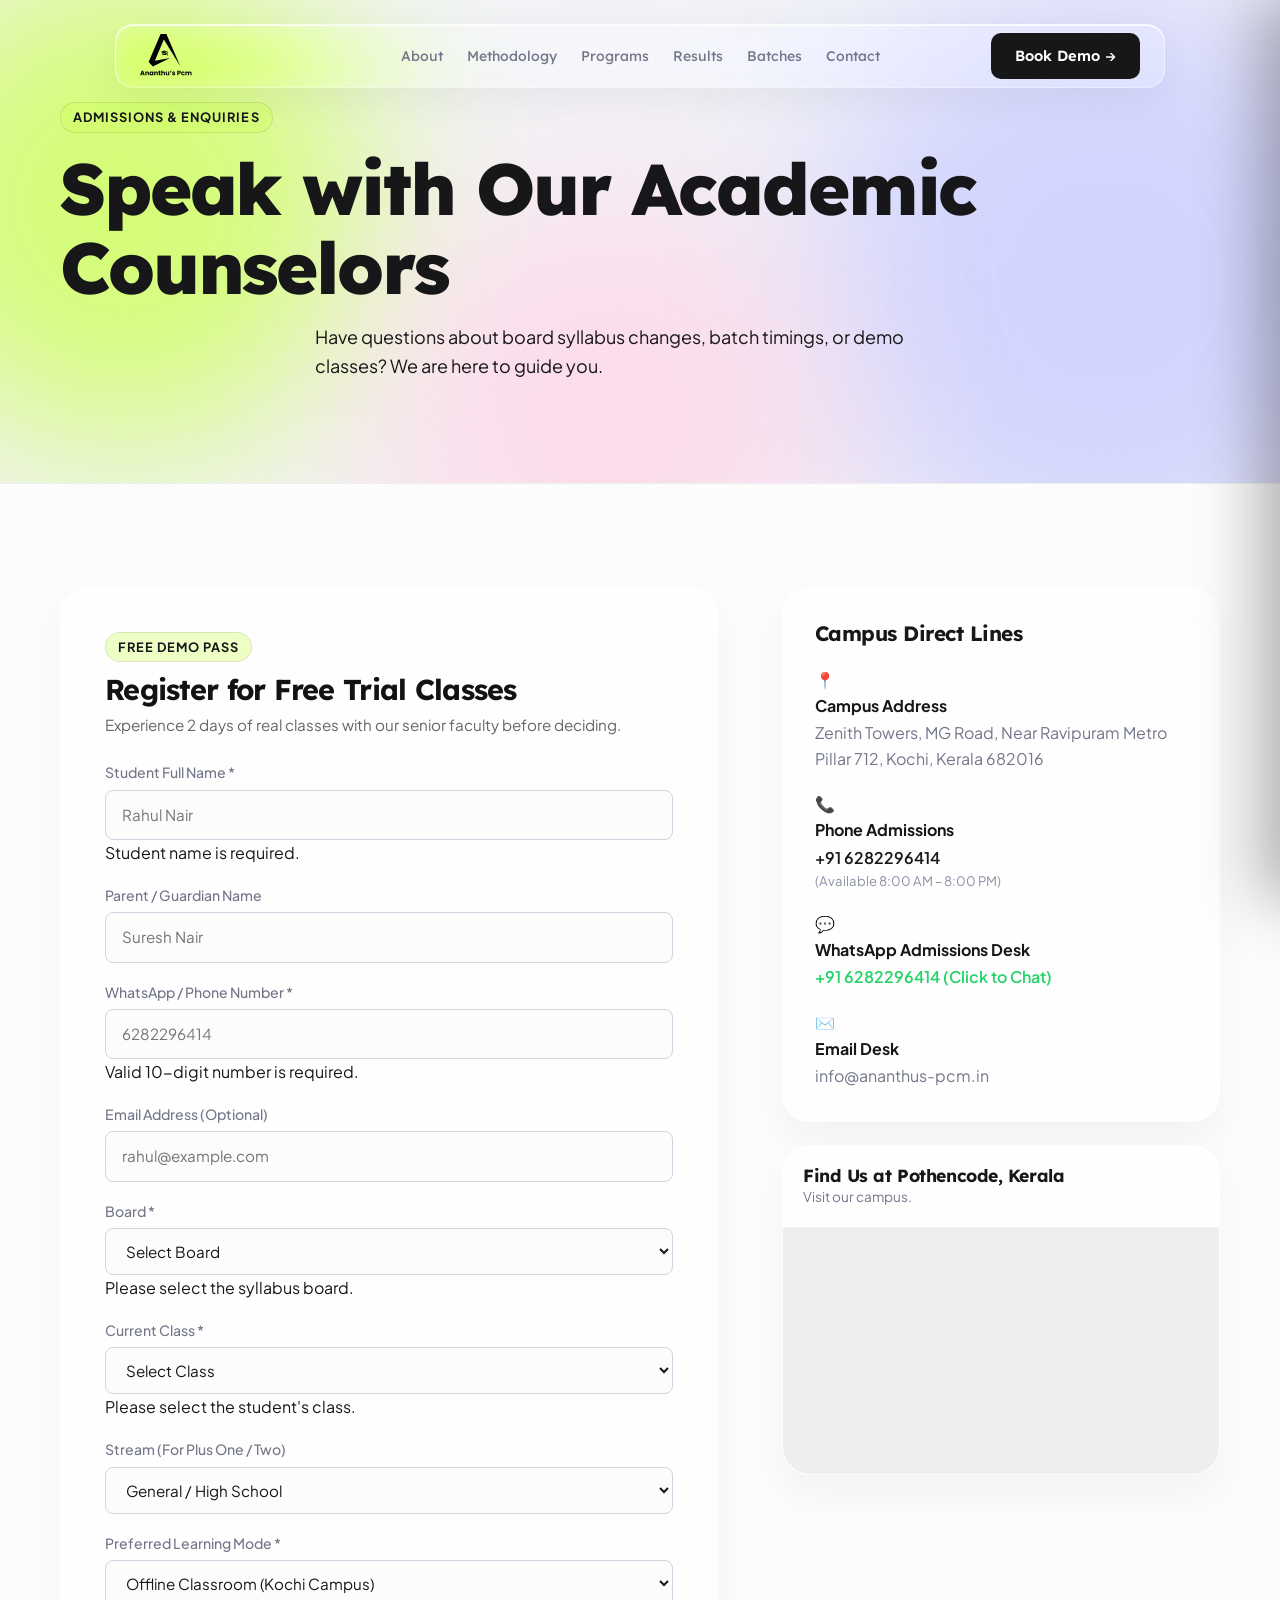
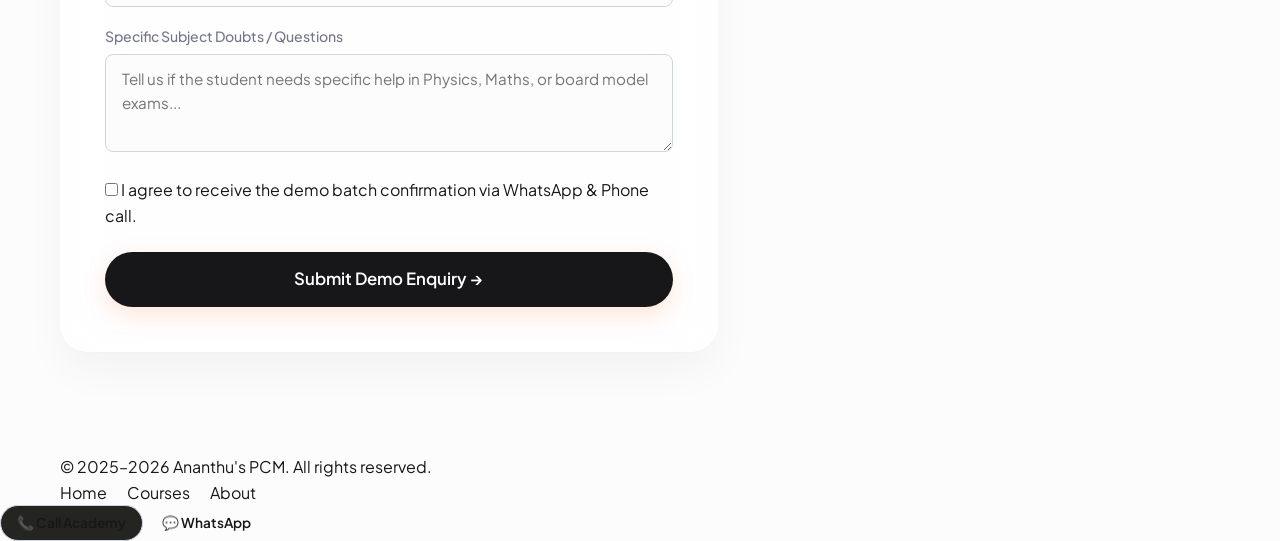
<file: contact.html>
<!DOCTYPE html>
<html lang="en">

<head>
  <meta charset="UTF-8" />
  <meta name="viewport" content="width=device-width, initial-scale=1.0" />
  <title>Contact & Admissions — Ananthu's PCM | Kochi Campus & Online Batches</title>
  <meta name="description"
    content="Get in touch with Ananthu's PCM admissions desk. Book your 2-day free demo class, visit our Kochi campus on MG Road, or message us on WhatsApp." />

  <link rel="icon" href="logo.svg" type="image/svg+xml" />
  <link rel="stylesheet" href="css/styles.css" />
  <link rel="stylesheet" href="css/components.css" />
  <link rel="stylesheet" href="css/responsive.css" />
</head>

<body>

  <!-- Sticky Header -->
  <!-- Floating Glass Pill Header (Exact Reference Match) -->
  <div class="floating-header-wrapper">
    <header class="floating-pill-nav" id="pillNav">
      <a href="index.html" class="nav-brand" aria-label="Ananthu's PCM Home">
        <img src="logo.svg" alt="Ananthu's PCM Logo" class="nav-brand-logo" />
      </a>

      <nav class="nav-links-cluster" aria-label="Main Navigation">
        <a href="index.html#about" class="nav-link-item">About</a>
        <a href="index.html#solutions" class="nav-link-item">Methodology</a>
        <a href="courses.html" class="nav-link-item">Programs</a>
        <a href="results.html" class="nav-link-item">Results</a>
        <a href="index.html#modes" class="nav-link-item">Batches</a>
        <a href="contact.html" class="nav-link-item">Contact</a>
      </nav>

      <div class="nav-right-actions">
        <button class="btn-clean-dark" data-open-demo-modal>
          Book Demo &rarr;
        </button>
        <button class="nav-mobile-toggle" aria-label="Open mobile menu">
          <span></span>
          <span></span>
          <span></span>
        </button>
      </div>
    </header>
  </div>

  <!-- Mobile Drawer -->
  <div class="drawer-backdrop"></div>
  <aside class="mobile-drawer">
    <div class="drawer-header">
      <div class="brand-logo">
        <img src="logo.svg" alt="Ananthu's PCM" style="height: 38px; width: auto;" />
        <span>Ananthu's PCM</span>
      </div>
      <button class="drawer-close-btn">&times;</button>
    </div>
    <nav class="mobile-nav-list">
      <a href="index.html" class="mobile-nav-link">Home <span>&rarr;</span></a>
      <a href="courses.html" class="mobile-nav-link">Courses <span>&rarr;</span></a>
      <a href="online-classes.html" class="mobile-nav-link">Online Classes <span>&rarr;</span></a>
      <a href="results.html" class="mobile-nav-link">Results <span>&rarr;</span></a>
      <a href="gallery.html" class="mobile-nav-link">Gallery <span>&rarr;</span></a>
      <a href="videos.html" class="mobile-nav-link">Videos <span>&rarr;</span></a>
      <a href="about.html" class="mobile-nav-link">About <span>&rarr;</span></a>
      <a href="contact.html" class="mobile-nav-link active">Contact <span>&rarr;</span></a>
    </nav>
    <div style="margin-top: auto;">
      <button class="btn btn-primary btn-block" data-open-demo-modal>Book a Free Demo</button>
    </div>
  </aside>

  <!-- Page Banner -->
  <section class="section-tight"
    style="position: relative; overflow: hidden; border-bottom: 1px solid var(--color-border-subtle);">
    <div class="contact-hero-bg">
      <div class="contact-blob blob-1"></div>
      <div class="contact-blob blob-2"></div>
      <div class="contact-blob blob-3"></div>
    </div>
    <div class="container text-center" style="position: relative; z-index: 1;">
      <div class="eyebrow">Admissions & Enquiries</div>
      <h1 class="text-h1" style="margin-bottom: 16px;">Speak with Our Academic Counselors</h1>
      <p class="section-subtitle" style="max-width: 650px; margin-inline: auto;">
        Have questions about board syllabus changes, batch timings, or demo classes? We are here to guide you.
      </p>
    </div>
  </section>

  <!-- Contact Grid & Form -->
  <main class="section">
    <div class="container">
      <div
        style="display: grid; grid-template-columns: 1.2fr 0.8fr; gap: clamp(32px, 5vw, 64px); align-items: flex-start;">

        <!-- Detailed Enquiry Form -->
        <div class="form-card glass-panel reveal-up" style="padding: clamp(28px, 4vw, 44px);">
          <div style="margin-bottom: 24px;">
            <div class="eyebrow eyebrow-light" style="margin-bottom: 10px;">Free Demo Pass</div>
            <h2 style="font-size: 1.8rem; color: #121310; margin-bottom: 6px;">Register for Free Trial Classes</h2>
            <p style="color: #666; font-size: 0.95rem;">Experience 2 days of real classes with our senior faculty before
              deciding.</p>
          </div>

          <form data-enquiry-form>
            <div class="form-row">
              <div class="form-group">
                <label class="form-label">Student Full Name <span class="required-star">*</span></label>
                <input type="text" name="studentName" class="form-control" placeholder="Rahul Nair" required />
                <div class="invalid-feedback">Student name is required.</div>
              </div>
              <div class="form-group">
                <label class="form-label">Parent / Guardian Name</label>
                <input type="text" name="parentName" class="form-control" placeholder="Suresh Nair" />
              </div>
            </div>

            <div class="form-row">
              <div class="form-group">
                <label class="form-label">WhatsApp / Phone Number <span class="required-star">*</span></label>
                <input type="tel" name="phoneNumber" class="form-control" placeholder="6282296414" required />
                <div class="invalid-feedback">Valid 10-digit number is required.</div>
              </div>
              <div class="form-group">
                <label class="form-label">Email Address (Optional)</label>
                <input type="email" name="email" class="form-control" placeholder="rahul@example.com" />
              </div>
            </div>

            <div class="form-row">
              <div class="form-group">
                <label class="form-label">Board <span class="required-star">*</span></label>
                <select name="board" class="form-control" required>
                  <option value="">Select Board</option>
                  <option value="Kerala State Syllabus">Kerala State Syllabus</option>
                  <option value="CBSE Board">CBSE Board</option>
                </select>
                <div class="invalid-feedback">Please select the syllabus board.</div>
              </div>

              <div class="form-group">
                <label class="form-label">Current Class <span class="required-star">*</span></label>
                <select name="classLevel" class="form-control" required>
                  <option value="">Select Class</option>
                  <option value="Class 8">Class 8</option>
                  <option value="Class 9">Class 9</option>
                  <option value="Class 10 (SSLC/CBSE)">Class 10</option>
                  <option value="Plus One (Class 11)">Plus One (11)</option>
                  <option value="Plus Two (Class 12)">Plus Two (12)</option>
                </select>
                <div class="invalid-feedback">Please select the student's class.</div>
              </div>
            </div>

            <div class="form-row">
              <div class="form-group">
                <label class="form-label">Stream (For Plus One / Two)</label>
                <select name="stream" class="form-control">
                  <option value="General / Not Applicable">General / High School</option>
                  <option value="Science (PCMB / PCMC)">Science Stream</option>
                  <option value="Commerce (Accounts / Econ)">Commerce Stream</option>
                </select>
              </div>

              <div class="form-group">
                <label class="form-label">Preferred Learning Mode <span class="required-star">*</span></label>
                <select name="mode" class="form-control" required>
                  <option value="Offline Classroom (Kochi)">Offline Classroom (Kochi Campus)</option>
                  <option value="Live Online Tuition">Live Online Tuition</option>
                  <option value="Hybrid (Online + Weekend Labs)">Hybrid</option>
                </select>
              </div>
            </div>

            <div class="form-group">
              <label class="form-label">Specific Subject Doubts / Questions</label>
              <textarea name="message" class="form-control" rows="3"
                placeholder="Tell us if the student needs specific help in Physics, Maths, or board model exams..."></textarea>
            </div>

            <label class="form-checkbox-label">
              <input type="checkbox" name="consent" required />
              <span>I agree to receive the demo batch confirmation via WhatsApp & Phone call.</span>
            </label>

            <button type="submit" class="btn btn-primary btn-block btn-lg" style="margin-top: 24px;">
              Submit Demo Enquiry &rarr;
            </button>
          </form>
        </div>

        <!-- Contact Information & Map Cards -->
        <div style="display: flex; flex-direction: column; gap: 24px;">

          <div class="glass-panel reveal-up"
            style="padding: 32px;">
            <h3 style="font-size: 1.3rem; margin-bottom: 20px; color: var(--color-text-dark);">Campus Direct Lines
            </h3>

            <div class="footer-contact-item" style="margin-bottom: 20px;">
              <span class="footer-contact-icon">📍</span>
              <div>
                <strong style="color: var(--color-text-dark); display: block; margin-bottom: 2px;">Campus Address</strong>
                <span style="color: var(--color-text-secondary);">Zenith Towers, MG Road, Near Ravipuram Metro Pillar 712, Kochi, Kerala 682016</span>
              </div>
            </div>

            <div class="footer-contact-item" style="margin-bottom: 20px;">
              <span class="footer-contact-icon">📞</span>
              <div>
                <strong style="color: var(--color-text-dark); display: block; margin-bottom: 2px;">Phone Admissions</strong>
                <a href="tel:+916282296414" style="color: var(--color-brand-primary); font-weight: 600;">+91
                  6282296414</a>
                <div style="font-size: 0.82rem; color: var(--color-text-muted);"> (Available 8:00 AM – 8:00 PM)</div>
              </div>
            </div>

            <div class="footer-contact-item" style="margin-bottom: 20px;">
              <span class="footer-contact-icon">💬</span>
              <div>
                <strong style="color: var(--color-text-dark); display: block; margin-bottom: 2px;">WhatsApp Admissions Desk</strong>
                <a href="https://wa.me/916282296414?text=Hello%20Ananthu's%20PCM,%20I%20am%20enquiring%20about%20admissions."
                  target="_blank" style="color: #25D366; font-weight: 600;">+91 6282296414 (Click to Chat)</a>
              </div>
            </div>

            <div class="footer-contact-item">
              <span class="footer-contact-icon">✉️</span>
              <div>
                <strong style="color: var(--color-text-dark); display: block; margin-bottom: 2px;">Email Desk</strong>
                <a href="mailto:info@ananthus-pcm.in"
                  style="color: var(--color-text-secondary);">info@ananthus-pcm.in</a>
              </div>
            </div>
          </div>

          <!-- Location Map Facade -->
          <div class="glass-panel reveal-up"
            style="overflow: hidden;">
            <div style="padding: 20px; border-bottom: 1px solid var(--color-border-subtle);">
              <h4 style="font-size: 1.1rem; color: var(--color-text-dark);">Find Us at Pothencode, Kerala</h4>
              <p style="font-size: 0.85rem; color: var(--color-text-secondary);">Visit our campus.</p>
            </div>

            <div
              style="position: relative; width: 100%; aspect-ratio: 16/9; background: #EEE; display: flex; align-items: center; justify-content: center;">
              <iframe
                src="https://www.google.com/maps?q=Pothencode,+Kerala+695584&output=embed"
                width="100%" height="100%" style="border:0;" allowfullscreen="" loading="lazy"
                referrerpolicy="no-referrer-when-downgrade">
              </iframe>
            </div>
          </div>

        </div>
      </div>
    </div>
  </main>

  <!-- Global Footer -->
  <footer class="site-footer">
    <div class="container">
      <div class="footer-bottom">
        <div>&copy; 2025–2026 Ananthu's PCM. All rights reserved.</div>
        <div style="display: flex; gap: 20px;">
          <a href="index.html">Home</a>
          <a href="courses.html">Courses</a>
          <a href="about.html">About</a>
        </div>
      </div>
    </div>
  </footer>

  <!-- Sticky Mobile Bar -->
  <div class="mobile-bottom-bar">
    <div class="mobile-bottom-actions">
      <a href="tel:+916282296414" class="btn btn-secondary btn-sm" style="background: #242521;">📞 Call Academy</a>
      <a href="https://wa.me/916282296414?text=Hello%20Ananthu's%20PCM,%20I%20am%20contacting%20you%20from%20the%20website."
        target="_blank" class="btn btn-whatsapp btn-sm">💬 WhatsApp</a>
    </div>
  </div>

  <script src="js/data.js"></script>
  <script src="js/main.js"></script>
  <script src="js/forms.js"></script>
</body>

</html>
</file>
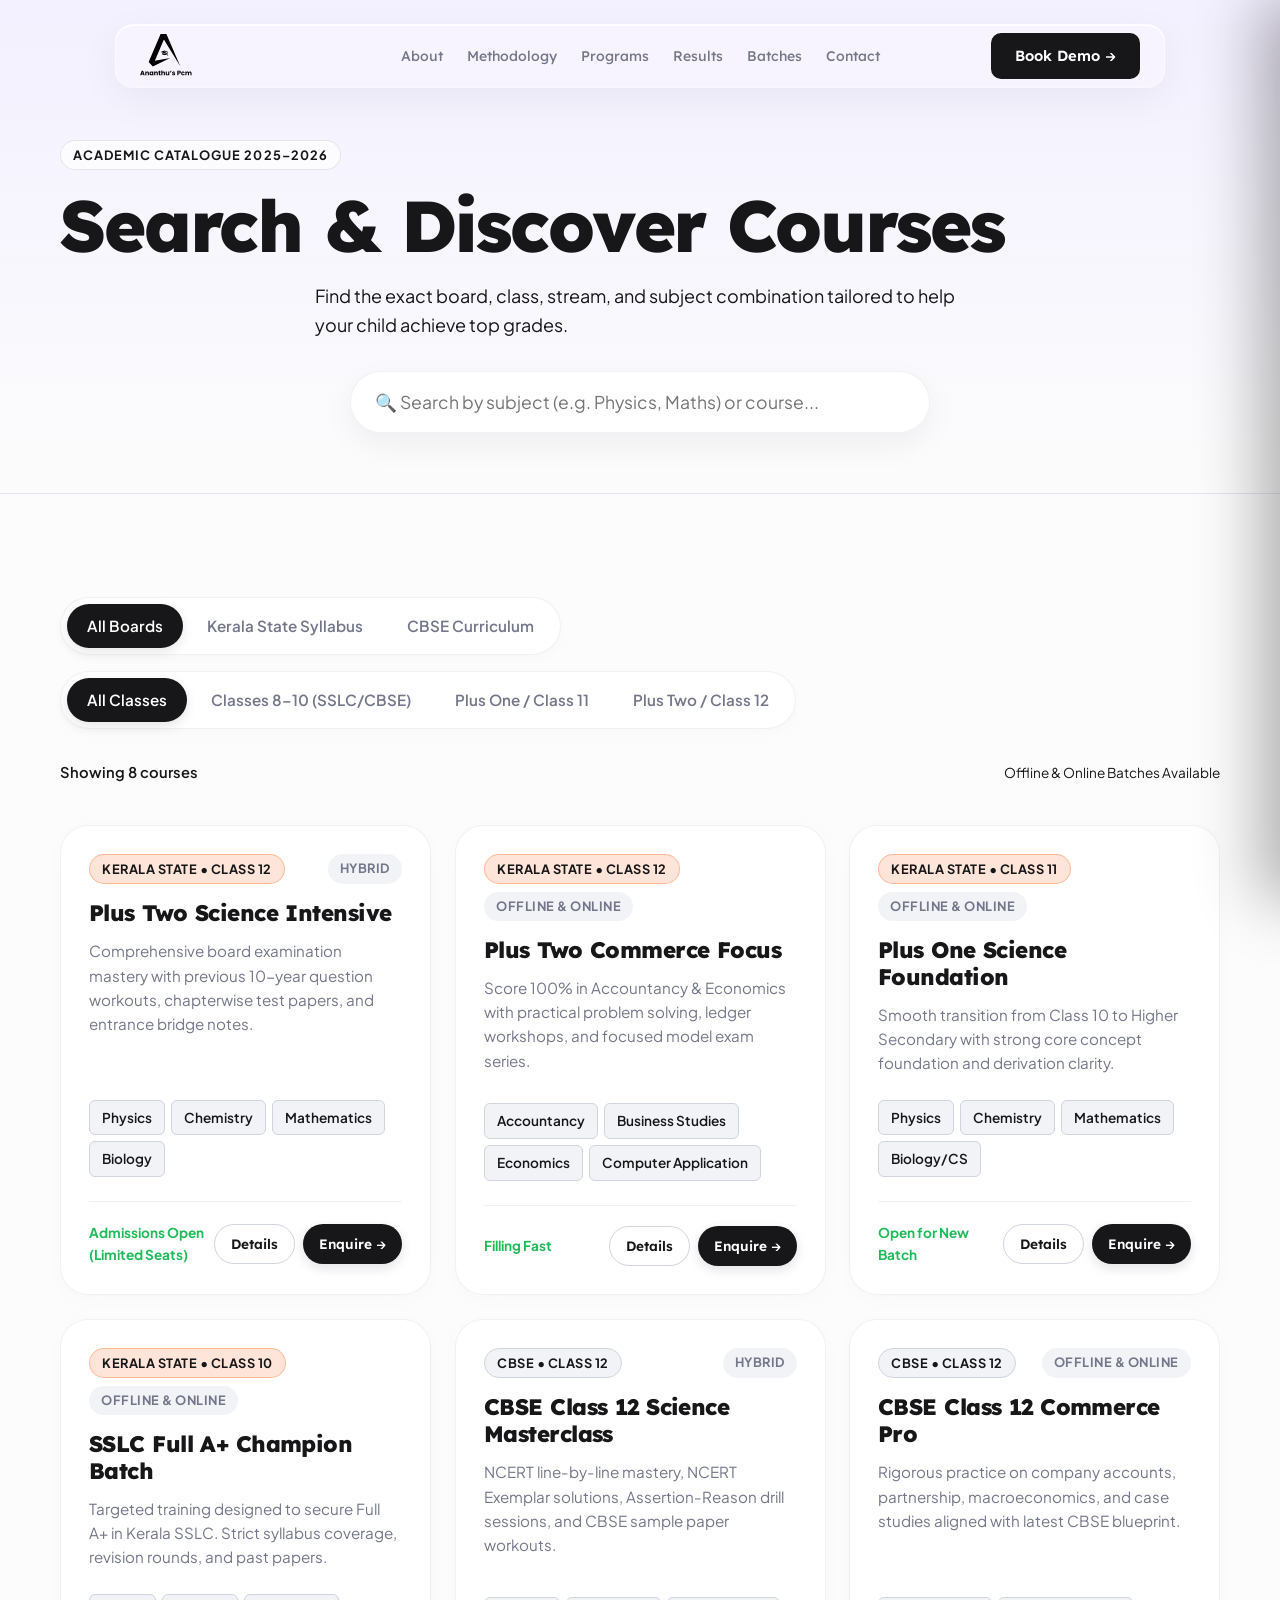
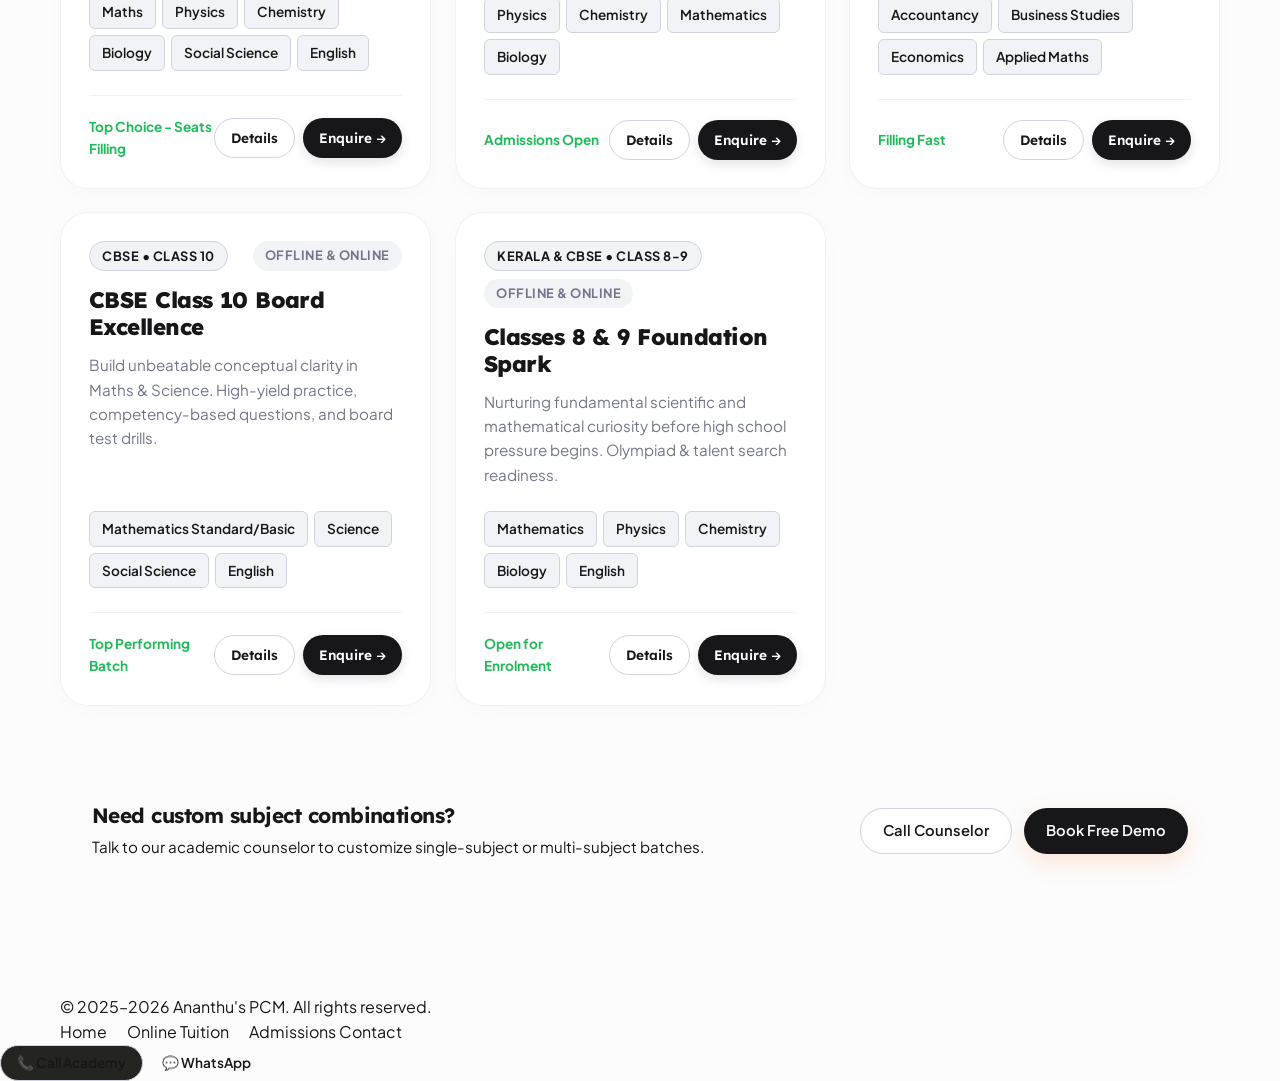
<file: courses.html>
<!DOCTYPE html>
<html lang="en">
<head>
  <meta charset="UTF-8" />
  <meta name="viewport" content="width=device-width, initial-scale=1.0" />
  <title>Courses & Batches — Ananthu's PCM | Kerala State & CBSE Tuition</title>
  <meta name="description" content="Explore our complete course catalogue for Kerala State Syllabus and CBSE Classes 8-12. Physics, Chemistry, Maths, Biology, Commerce, and Accountancy batches." />
  
  <link rel="icon" href="logo.svg" type="image/svg+xml" />
  <link rel="stylesheet" href="css/styles.css" />
  <link rel="stylesheet" href="css/components.css" />
  <link rel="stylesheet" href="css/responsive.css" />
</head>
<body>

  <!-- Sticky Header -->
  <!-- Floating Glass Pill Header (Exact Reference Match) -->
  <div class="floating-header-wrapper">
    <header class="floating-pill-nav" id="pillNav">
      <a href="index.html" class="nav-brand" aria-label="Ananthu's PCM Home">
        <img src="logo.svg" alt="Ananthu's PCM Logo" class="nav-brand-logo" />
      </a>

      <nav class="nav-links-cluster" aria-label="Main Navigation">
        <a href="index.html#about" class="nav-link-item">About</a>
        <a href="index.html#solutions" class="nav-link-item">Methodology</a>
        <a href="courses.html" class="nav-link-item">Programs</a>
        <a href="results.html" class="nav-link-item">Results</a>
        <a href="index.html#modes" class="nav-link-item">Batches</a>
        <a href="contact.html" class="nav-link-item">Contact</a>
      </nav>

      <div class="nav-right-actions">
        <button class="btn-clean-dark" data-open-demo-modal>
          Book Demo &rarr;
        </button>
        <button class="nav-mobile-toggle" aria-label="Open mobile menu">
          <span></span>
          <span></span>
          <span></span>
        </button>
      </div>
    </header>
  </div>

  <!-- Mobile Drawer -->
  <div class="drawer-backdrop"></div>
  <aside class="mobile-drawer">
    <div class="drawer-header">
      <div class="brand-logo">
        <img src="logo.svg" alt="Ananthu's PCM" style="height: 38px; width: auto;" />
        <span>Ananthu's PCM</span>
      </div>
      <button class="drawer-close-btn">&times;</button>
    </div>
    <nav class="mobile-nav-list">
      <a href="index.html" class="mobile-nav-link">Home <span>&rarr;</span></a>
      <a href="courses.html" class="mobile-nav-link active">Courses <span>&rarr;</span></a>
      <a href="online-classes.html" class="mobile-nav-link">Online Classes <span>&rarr;</span></a>
      <a href="results.html" class="mobile-nav-link">Results <span>&rarr;</span></a>
      <a href="gallery.html" class="mobile-nav-link">Gallery <span>&rarr;</span></a>
      <a href="videos.html" class="mobile-nav-link">Videos <span>&rarr;</span></a>
      <a href="about.html" class="mobile-nav-link">About <span>&rarr;</span></a>
      <a href="contact.html" class="mobile-nav-link">Contact <span>&rarr;</span></a>
    </nav>
    <div style="margin-top: auto;">
      <button class="btn btn-primary btn-block" data-open-demo-modal>Book a Free Demo</button>
    </div>
  </aside>

  <!-- Page Banner -->
  <section class="section-tight" style="background: linear-gradient(180deg, #F3F0FF, var(--color-canvas)); border-bottom: 1px solid var(--color-border-subtle); padding-top: 140px; padding-bottom: 60px;">
    <div class="container text-center" style="position: relative; z-index: 2;">
      <div class="eyebrow reveal-up" style="background: rgba(255,255,255,0.7); display: inline-block;">Academic Catalogue 2025–2026</div>
      <h1 class="text-h1 reveal-up delay-100" style="margin-bottom: 16px;">Search & Discover Courses</h1>
      <p class="section-subtitle reveal-up delay-200" style="max-width: 650px; margin-inline: auto;">
        Find the exact board, class, stream, and subject combination tailored to help your child achieve top grades.
      </p>

      <!-- Premium Course Search Input Bar -->
      <div class="reveal-up delay-300" style="max-width: 580px; margin: 32px auto 0; position: relative;">
        <input 
          type="text" 
          id="courseSearchInput" 
          class="search-input-premium" 
          placeholder="🔍 Search by subject (e.g. Physics, Maths) or course..." 
        />
      </div>
    </div>
  </section>

  <!-- Main Catalogue Content -->
  <main class="section section-relative">
    <div class="container">
      
      <!-- Filter Bar Controls -->
      <div style="margin-bottom: 32px; display: flex; flex-direction: column; gap: 16px; align-items: flex-start;">
        <div class="filter-toggle-group">
          <button class="filter-toggle-btn active" data-board-filter="all">All Boards</button>
          <button class="filter-toggle-btn" data-board-filter="kerala">Kerala State Syllabus</button>
          <button class="filter-toggle-btn" data-board-filter="cbse">CBSE Curriculum</button>
        </div>

        <div class="filter-toggle-group">
          <button class="filter-toggle-btn active" data-class-filter="all">All Classes</button>
          <button class="filter-toggle-btn" data-class-filter="8-10">Classes 8–10 (SSLC/CBSE)</button>
          <button class="filter-toggle-btn" data-class-filter="11">Plus One / Class 11</button>
          <button class="filter-toggle-btn" data-class-filter="12">Plus Two / Class 12</button>
        </div>
      </div>

      <!-- Result Counter -->
      <div style="display: flex; justify-content: space-between; align-items: center; margin-bottom: 28px; padding-bottom: 12px; border-bottom: 1px solid var(--color-border-dark);">
        <span id="courseResultCount" style="color: var(--color-text-muted-dark); font-size: 0.92rem; font-weight: 600;">Showing courses...</span>
        <span style="font-size: 0.85rem; color: var(--color-brand-primary);">Offline & Online Batches Available</span>
      </div>

      <!-- Dynamic Course Grid Container -->
      <div class="courses-grid" id="coursesContainer">
        <!-- Rendered by js/courses.js -->
      </div>

      <!-- Assistance Banner -->
      <div style="margin-top: 64px; background: var(--color-surface-dark); border: 1px solid var(--color-border-dark); border-radius: var(--radius-lg); padding: 32px; display: flex; align-items: center; justify-content: space-between; flex-wrap: wrap; gap: 24px;">
        <div>
          <h3 style="font-size: 1.3rem; margin-bottom: 6px;">Need custom subject combinations?</h3>
          <p style="color: var(--color-text-muted-dark); font-size: 0.95rem;">Talk to our academic counselor to customize single-subject or multi-subject batches.</p>
        </div>
        <div style="display: flex; gap: 12px;">
          <a href="tel:+916282296414" class="btn btn-secondary">Call Counselor</a>
          <button class="btn btn-primary" data-open-demo-modal>Book Free Demo</button>
        </div>
      </div>

    </div>
  </main>

  <!-- Global Footer -->
  <footer class="site-footer">
    <div class="container">
      <div class="footer-bottom">
        <div>&copy; 2025–2026 Ananthu's PCM. All rights reserved.</div>
        <div style="display: flex; gap: 20px;">
          <a href="index.html">Home</a>
          <a href="online-classes.html">Online Tuition</a>
          <a href="contact.html">Admissions Contact</a>
        </div>
      </div>
    </div>
  </footer>

  <!-- Sticky Mobile Action Bar -->
  <div class="mobile-bottom-bar">
    <div class="mobile-bottom-actions">
      <a href="tel:+916282296414" class="btn btn-secondary btn-sm" style="background: #242521;">📞 Call Academy</a>
      <a href="https://wa.me/916282296414?text=Hello%20Zenith%20Academy,%20I%20am%20enquiring%20about%20course%20admissions." target="_blank" class="btn btn-whatsapp btn-sm">💬 WhatsApp</a>
    </div>
  </div>

  <!-- Global Demo Modal -->
  <div class="site-modal" id="demoModal" role="dialog" aria-modal="true">
    <div class="modal-dialog">
      <button class="modal-close-btn" data-close-modal aria-label="Close modal">&times;</button>
      <h3 style="font-size: 1.5rem; margin-bottom: 6px; color: #121310;">Book a Free Demo Class</h3>
      <p style="color: #666; font-size: 0.92rem; margin-bottom: 20px;">2-day trial without fee commitment.</p>
      <form data-enquiry-form>
        <div class="form-group">
          <label class="form-label">Student Name <span class="required-star">*</span></label>
          <input type="text" name="studentName" class="form-control" placeholder="Rahul Nair" required />
        </div>
        <div class="form-group">
          <label class="form-label">WhatsApp / Mobile Number <span class="required-star">*</span></label>
          <input type="tel" name="phoneNumber" class="form-control" placeholder="10-digit number" required />
        </div>
        <div class="form-row">
          <div class="form-group">
            <label class="form-label">Board <span class="required-star">*</span></label>
            <select name="board" class="form-control" required>
              <option value="">Select Board</option>
              <option value="Kerala State">Kerala State</option>
              <option value="CBSE">CBSE</option>
            </select>
          </div>
          <div class="form-group">
            <label class="form-label">Class <span class="required-star">*</span></label>
            <select name="classLevel" class="form-control" required>
              <option value="">Select Class</option>
              <option value="Class 8">Class 8</option>
              <option value="Class 9">Class 9</option>
              <option value="Class 10">Class 10</option>
              <option value="Plus One (11)">Plus One (11)</option>
              <option value="Plus Two (12)">Plus Two (12)</option>
            </select>
          </div>
        </div>
        <label class="form-checkbox-label">
          <input type="checkbox" name="consent" required />
          <span>I agree to receive batch timing updates.</span>
        </label>
        <button type="submit" class="btn btn-primary btn-block" style="margin-top: 20px;">Confirm Registration</button>
      </form>
    </div>
  </div>

  <script src="js/data.js"></script>
  <script src="js/main.js"></script>
  <script src="js/courses.js"></script>
  <script src="js/forms.js"></script>
</body>
</html>
</file>
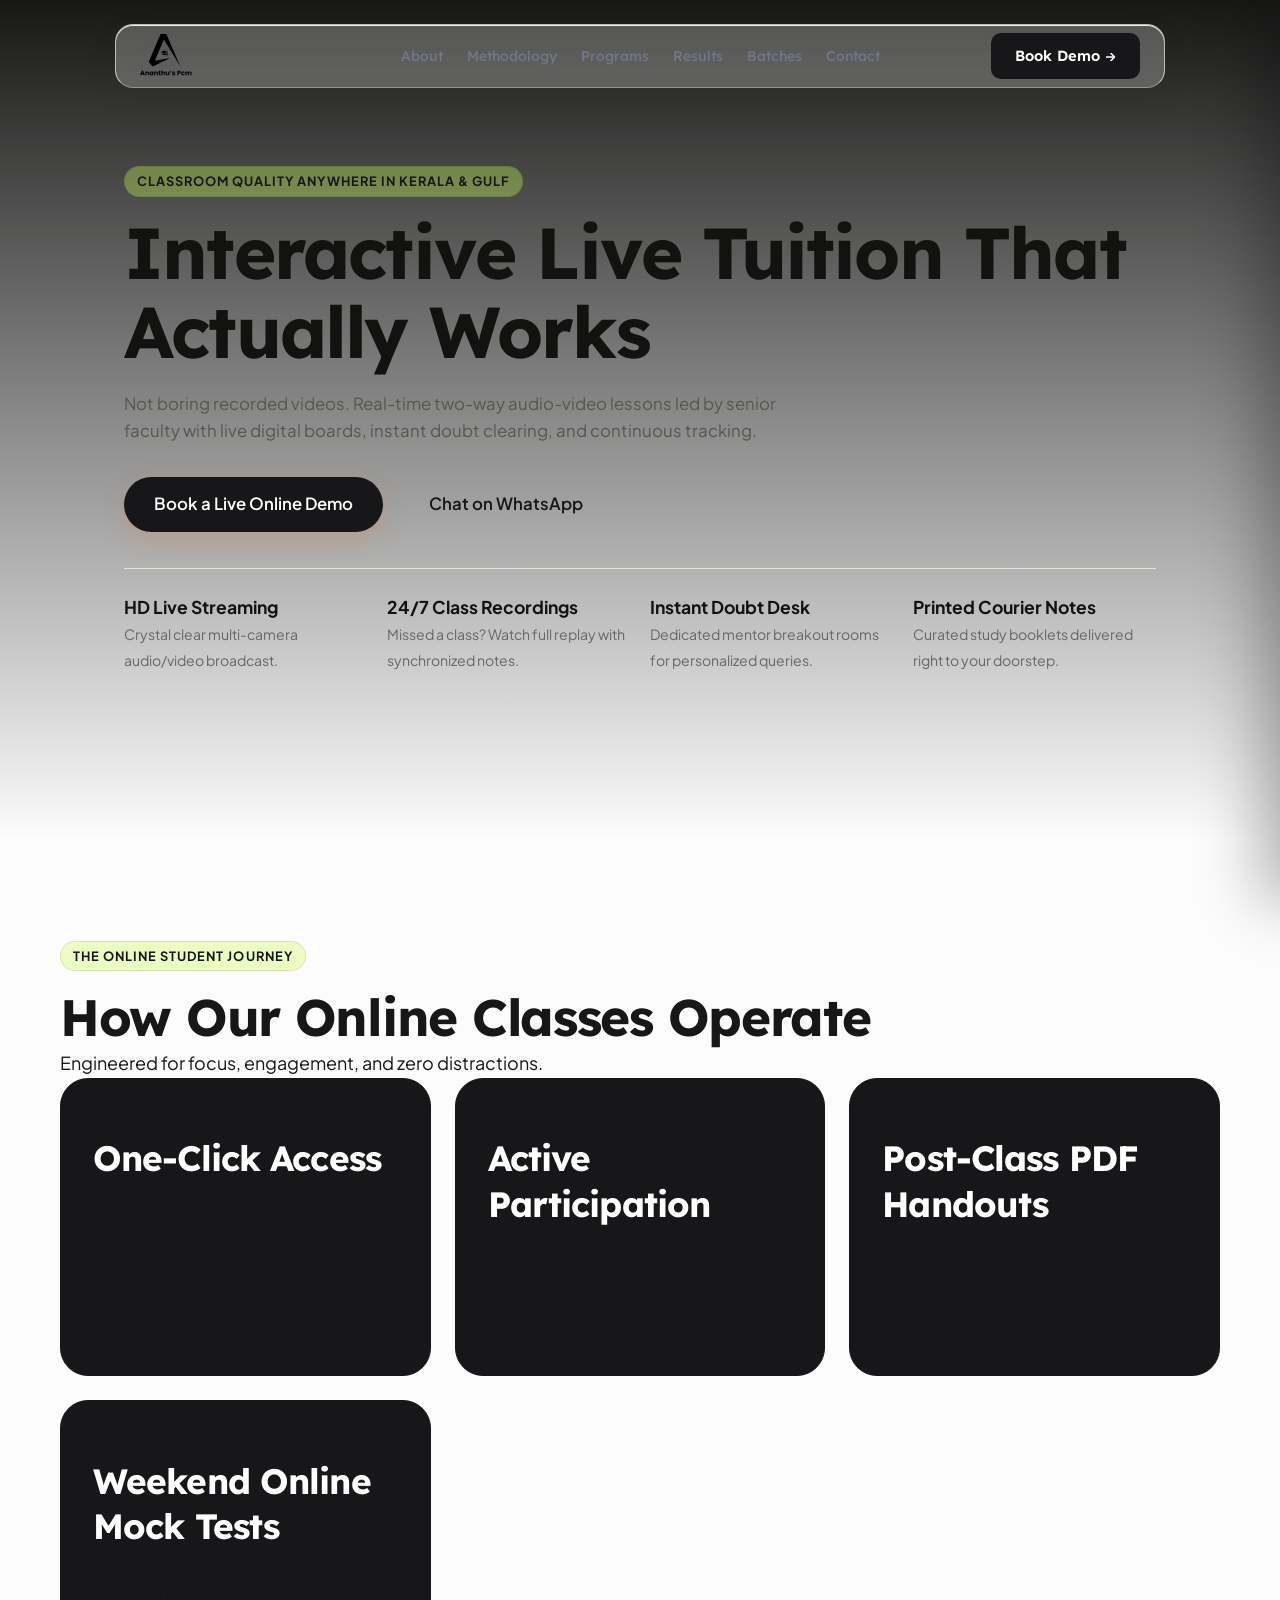
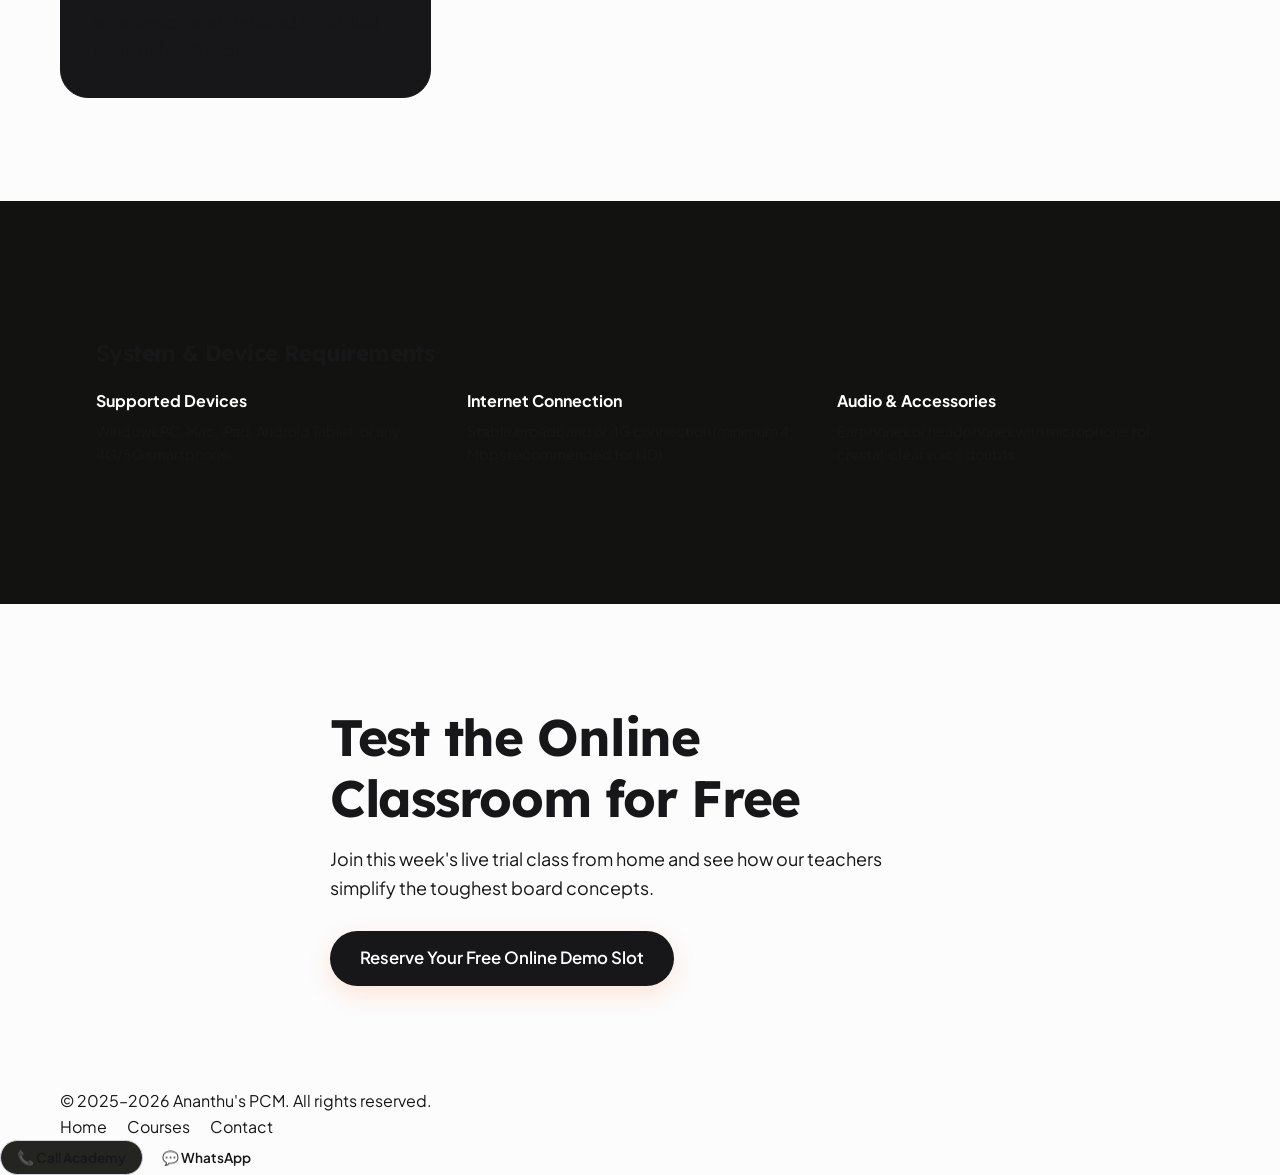
<file: online-classes.html>
<!DOCTYPE html>
<html lang="en">
<head>
  <meta charset="UTF-8" />
  <meta name="viewport" content="width=device-width, initial-scale=1.0" />
  <title>Live Online Tuition — Ananthu's PCM | Kerala State & CBSE</title>
  <meta name="description" content="Experience high-definition live interactive online tuition for Kerala State & CBSE students. Live classes, digital board notes, instant doubt-clearing, and 24/7 recorded video archives." />
  
  <link rel="icon" href="logo.svg" type="image/svg+xml" />
  <link rel="stylesheet" href="css/styles.css" />
  <link rel="stylesheet" href="css/components.css" />
  <link rel="stylesheet" href="css/responsive.css" />
</head>
<body>

  <!-- Sticky Header -->
  <!-- Floating Glass Pill Header (Exact Reference Match) -->
  <div class="floating-header-wrapper">
    <header class="floating-pill-nav" id="pillNav">
      <a href="index.html" class="nav-brand" aria-label="Ananthu's PCM Home">
        <img src="logo.svg" alt="Ananthu's PCM Logo" class="nav-brand-logo" />
      </a>

      <nav class="nav-links-cluster" aria-label="Main Navigation">
        <a href="index.html#about" class="nav-link-item">About</a>
        <a href="index.html#solutions" class="nav-link-item">Methodology</a>
        <a href="courses.html" class="nav-link-item">Programs</a>
        <a href="results.html" class="nav-link-item">Results</a>
        <a href="index.html#modes" class="nav-link-item">Batches</a>
        <a href="contact.html" class="nav-link-item">Contact</a>
      </nav>

      <div class="nav-right-actions">
        <button class="btn-clean-dark" data-open-demo-modal>
          Book Demo &rarr;
        </button>
        <button class="nav-mobile-toggle" aria-label="Open mobile menu">
          <span></span>
          <span></span>
          <span></span>
        </button>
      </div>
    </header>
  </div>

  <!-- Mobile Drawer -->
  <div class="drawer-backdrop"></div>
  <aside class="mobile-drawer">
    <div class="drawer-header">
      <div class="brand-logo">
        <img src="logo.svg" alt="Ananthu's PCM" style="height: 38px; width: auto;" />
        <span>Ananthu's PCM</span>
      </div>
      <button class="drawer-close-btn">&times;</button>
    </div>
    <nav class="mobile-nav-list">
      <a href="index.html" class="mobile-nav-link">Home <span>&rarr;</span></a>
      <a href="courses.html" class="mobile-nav-link">Courses <span>&rarr;</span></a>
      <a href="online-classes.html" class="mobile-nav-link active">Online Classes <span>&rarr;</span></a>
      <a href="results.html" class="mobile-nav-link">Results <span>&rarr;</span></a>
      <a href="gallery.html" class="mobile-nav-link">Gallery <span>&rarr;</span></a>
      <a href="videos.html" class="mobile-nav-link">Videos <span>&rarr;</span></a>
      <a href="about.html" class="mobile-nav-link">About <span>&rarr;</span></a>
      <a href="contact.html" class="mobile-nav-link">Contact <span>&rarr;</span></a>
    </nav>
    <div style="margin-top: auto;">
      <button class="btn btn-primary btn-block" data-open-demo-modal>Book a Free Demo</button>
    </div>
  </aside>

  <!-- Hero Section -->
  <section class="section" style="background: linear-gradient(180deg, #171816, var(--color-canvas));">
    <div class="container">
      <div class="surface-light-card" style="padding: clamp(32px, 6vw, 64px);">
        <div class="eyebrow eyebrow-light">Classroom Quality Anywhere in Kerala & Gulf</div>
        <h1 class="text-display-xl" style="color: #121310; margin-bottom: 20px;">
          Interactive Live Tuition That Actually Works
        </h1>
        <p class="text-body-lg" style="color: #55574F; max-width: 680px; margin-bottom: 32px;">
          Not boring recorded videos. Real-time two-way audio-video lessons led by senior faculty with live digital boards, instant doubt clearing, and continuous tracking.
        </p>

        <div style="display: flex; flex-wrap: wrap; gap: 16px; margin-bottom: 36px;">
          <button class="btn btn-primary btn-lg" data-open-demo-modal>Book a Live Online Demo</button>
          <a href="https://wa.me/916282296414?text=Hello%20Zenith%20Academy,%20I%20am%20interested%20in%20Online%20Live%20Batches." target="_blank" class="btn btn-whatsapp btn-lg">
            Chat on WhatsApp
          </a>
        </div>

        <div style="display: grid; grid-template-columns: repeat(auto-fit, minmax(200px, 1fr)); gap: 20px; border-top: 1px solid #E2E1DA; padding-top: 24px;">
          <div>
            <strong style="color: #121310; display: block; font-size: 1.1rem;">HD Live Streaming</strong>
            <span style="font-size: 0.88rem; color: #666;">Crystal clear multi-camera audio/video broadcast.</span>
          </div>
          <div>
            <strong style="color: #121310; display: block; font-size: 1.1rem;">24/7 Class Recordings</strong>
            <span style="font-size: 0.88rem; color: #666;">Missed a class? Watch full replay with synchronized notes.</span>
          </div>
          <div>
            <strong style="color: #121310; display: block; font-size: 1.1rem;">Instant Doubt Desk</strong>
            <span style="font-size: 0.88rem; color: #666;">Dedicated mentor breakout rooms for personalized queries.</span>
          </div>
          <div>
            <strong style="color: #121310; display: block; font-size: 1.1rem;">Printed Courier Notes</strong>
            <span style="font-size: 0.88rem; color: #666;">Curated study booklets delivered right to your doorstep.</span>
          </div>
        </div>
      </div>
    </div>
  </section>

  <!-- How It Works Step-by-Step -->
  <section class="section">
    <div class="container">
      <div class="section-header">
        <span class="eyebrow">The Online Student Journey</span>
        <h2 class="text-h2 section-title">How Our Online Classes Operate</h2>
        <p class="section-subtitle">
          Engineered for focus, engagement, and zero distractions.
        </p>
      </div>

      <div class="approach-grid">
        <div class="approach-card" style="background: var(--color-surface-dark); border-color: var(--color-border-dark);">
          <div class="approach-icon-wrap" style="background: var(--color-surface-dark-raised); color: var(--color-brand-primary);">1</div>
          <h3 style="color: #FFFFFF;">One-Click Access</h3>
          <p style="color: var(--color-text-muted-dark);">Students log into the secure Zenith Student Portal from any laptop, tablet, or smartphone. No convoluted setups.</p>
        </div>

        <div class="approach-card" style="background: var(--color-surface-dark); border-color: var(--color-border-dark);">
          <div class="approach-icon-wrap" style="background: var(--color-surface-dark-raised); color: var(--color-brand-primary);">2</div>
          <h3 style="color: #FFFFFF;">Active Participation</h3>
          <p style="color: var(--color-text-muted-dark);">Interactive polls, audio questions, and digital whiteboard sharing turn passive viewing into enthusiastic learning.</p>
        </div>

        <div class="approach-card" style="background: var(--color-surface-dark); border-color: var(--color-border-dark);">
          <div class="approach-icon-wrap" style="background: var(--color-surface-dark-raised); color: var(--color-brand-primary);">3</div>
          <h3 style="color: #FFFFFF;">Post-Class PDF Handouts</h3>
          <p style="color: var(--color-text-muted-dark);">Immediately after class, faculty whiteboard notes, derivations, and solved questions are uploaded as searchable PDFs.</p>
        </div>

        <div class="approach-card" style="background: var(--color-surface-dark); border-color: var(--color-border-dark);">
          <div class="approach-icon-wrap" style="background: var(--color-surface-dark-raised); color: var(--color-brand-primary);">4</div>
          <h3 style="color: #FFFFFF;">Weekend Online Mock Tests</h3>
          <p style="color: var(--color-text-muted-dark);">Strictly timed online tests with descriptive answer paper submission and detailed individual mentor feedback.</p>
        </div>
      </div>
    </div>
  </section>

  <!-- Technical Requirements -->
  <section class="section-tight" style="background: #121310; border-block: 1px solid var(--color-border-dark);">
    <div class="container">
      <div style="background: var(--color-surface-dark); border-radius: var(--radius-lg); border: 1px solid var(--color-border-dark); padding: 36px;">
        <h3 style="font-size: 1.4rem; margin-bottom: 20px; color: var(--color-brand-primary);">System & Device Requirements</h3>
        <div style="display: grid; grid-template-columns: repeat(auto-fit, minmax(240px, 1fr)); gap: 24px;">
          <div>
            <strong style="display: block; margin-bottom: 6px; color: #FFF;">Supported Devices</strong>
            <p style="font-size: 0.9rem; color: var(--color-text-muted-dark);">Windows PC, Mac, iPad, Android Tablet, or any 4G/5G smartphone.</p>
          </div>
          <div>
            <strong style="display: block; margin-bottom: 6px; color: #FFF;">Internet Connection</strong>
            <p style="font-size: 0.9rem; color: var(--color-text-muted-dark);">Stable broadband or 4G connection (minimum 4 Mbps recommended for HD).</p>
          </div>
          <div>
            <strong style="display: block; margin-bottom: 6px; color: #FFF;">Audio & Accessories</strong>
            <p style="font-size: 0.9rem; color: var(--color-text-muted-dark);">Earphones or headphones with microphone for crystal-clear voice doubts.</p>
          </div>
        </div>
      </div>
    </div>
  </section>

  <!-- CTA Banner -->
  <section class="section text-center">
    <div class="container" style="max-width: 700px;">
      <h2 class="text-h2" style="margin-bottom: 16px;">Test the Online Classroom for Free</h2>
      <p class="section-subtitle" style="margin-bottom: 28px;">
        Join this week's live trial class from home and see how our teachers simplify the toughest board concepts.
      </p>
      <button class="btn btn-primary btn-lg" data-open-demo-modal>Reserve Your Free Online Demo Slot</button>
    </div>
  </section>

  <!-- Footer -->
  <footer class="site-footer">
    <div class="container">
      <div class="footer-bottom">
        <div>&copy; 2025–2026 Ananthu's PCM. All rights reserved.</div>
        <div style="display: flex; gap: 20px;">
          <a href="index.html">Home</a>
          <a href="courses.html">Courses</a>
          <a href="contact.html">Contact</a>
        </div>
      </div>
    </div>
  </footer>

  <!-- Sticky Mobile Action Bar -->
  <div class="mobile-bottom-bar">
    <div class="mobile-bottom-actions">
      <a href="tel:+916282296414" class="btn btn-secondary btn-sm" style="background: #242521;">📞 Call Academy</a>
      <a href="https://wa.me/916282296414?text=Hello%20Zenith%20Academy,%20I%20am%20interested%20in%20Online%20Classes." target="_blank" class="btn btn-whatsapp btn-sm">💬 WhatsApp</a>
    </div>
  </div>

  <!-- Demo Modal -->
  <div class="site-modal" id="demoModal" role="dialog" aria-modal="true">
    <div class="modal-dialog">
      <button class="modal-close-btn" data-close-modal aria-label="Close modal">&times;</button>
      <h3 style="font-size: 1.5rem; margin-bottom: 6px; color: #121310;">Book a Free Online Demo</h3>
      <p style="color: #666; font-size: 0.92rem; margin-bottom: 20px;">Join an upcoming live interactive trial class.</p>
      <form data-enquiry-form>
        <div class="form-group">
          <label class="form-label">Student Name <span class="required-star">*</span></label>
          <input type="text" name="studentName" class="form-control" placeholder="Student name" required />
        </div>
        <div class="form-group">
          <label class="form-label">WhatsApp / Phone Number <span class="required-star">*</span></label>
          <input type="tel" name="phoneNumber" class="form-control" placeholder="10-digit number" required />
        </div>
        <div class="form-row">
          <div class="form-group">
            <label class="form-label">Board <span class="required-star">*</span></label>
            <select name="board" class="form-control" required>
              <option value="Kerala State">Kerala State</option>
              <option value="CBSE">CBSE</option>
            </select>
          </div>
          <div class="form-group">
            <label class="form-label">Class <span class="required-star">*</span></label>
            <select name="classLevel" class="form-control" required>
              <option value="Class 10">Class 10</option>
              <option value="Plus One (11)">Plus One (11)</option>
              <option value="Plus Two (12)">Plus Two (12)</option>
              <option value="Class 8-9">Class 8–9</option>
            </select>
          </div>
        </div>
        <input type="hidden" name="mode" value="Online Live Interactive" />
        <label class="form-checkbox-label">
          <input type="checkbox" name="consent" required />
          <span>I agree to receive online class zoom link and materials.</span>
        </label>
        <button type="submit" class="btn btn-primary btn-block" style="margin-top: 20px;">Join Live Demo &rarr;</button>
      </form>
    </div>
  </div>

  <script src="js/data.js"></script>
  <script src="js/main.js"></script>
  <script src="js/forms.js"></script>
</body>
</html>
</file>
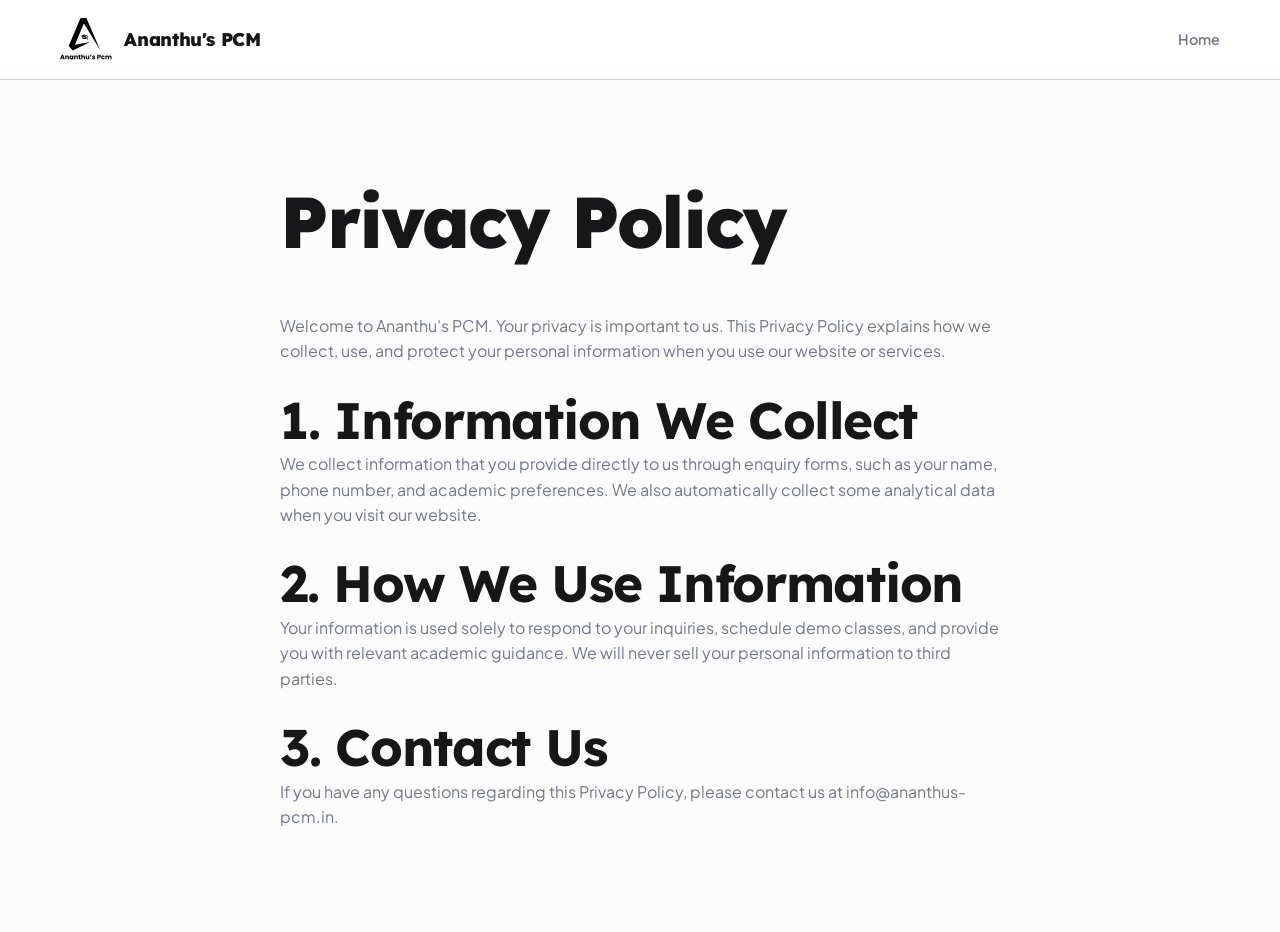
<file: privacy.html>
<!DOCTYPE html>
<html lang="en">
<head>
  <meta charset="UTF-8" />
  <meta name="viewport" content="width=device-width, initial-scale=1.0" />
  <title>Privacy Policy — Ananthu's PCM</title>
  <link rel="icon" href="logo.svg" type="image/svg+xml" />
  <link rel="stylesheet" href="css/styles.css" />
  <link rel="stylesheet" href="css/components.css" />
  <link rel="stylesheet" href="css/responsive.css" />
</head>
<body>
  <header class="site-header">
    <div class="container" style="display: flex; align-items: center; height: var(--header-height);">
      <a href="index.html" class="nav-brand">
        <img src="logo.svg" alt="Ananthu's PCM Logo" class="nav-brand-logo" />
        <span class="nav-brand-text">Ananthu's <span class="highlight-text">PCM</span></span>
      </a>
      <nav class="desktop-nav" style="margin-left: auto;">
        <a href="index.html" class="nav-link-item">Home</a>
      </nav>
    </div>
  </header>
  <main class="section">
    <div class="container" style="max-width: 800px; margin: 0 auto;">
      <h1 class="text-h1">Privacy Policy</h1>
      <br><br>
      <p class="text-body">Welcome to Ananthu's PCM. Your privacy is important to us. This Privacy Policy explains how we collect, use, and protect your personal information when you use our website or services.</p>
      <br>
      <h2 class="text-h2">1. Information We Collect</h2>
      <p class="text-body">We collect information that you provide directly to us through enquiry forms, such as your name, phone number, and academic preferences. We also automatically collect some analytical data when you visit our website.</p>
      <br>
      <h2 class="text-h2">2. How We Use Information</h2>
      <p class="text-body">Your information is used solely to respond to your inquiries, schedule demo classes, and provide you with relevant academic guidance. We will never sell your personal information to third parties.</p>
      <br>
      <h2 class="text-h2">3. Contact Us</h2>
      <p class="text-body">If you have any questions regarding this Privacy Policy, please contact us at info@ananthus-pcm.in.</p>
    </div>
  </main>
</body>
</html>
</file>
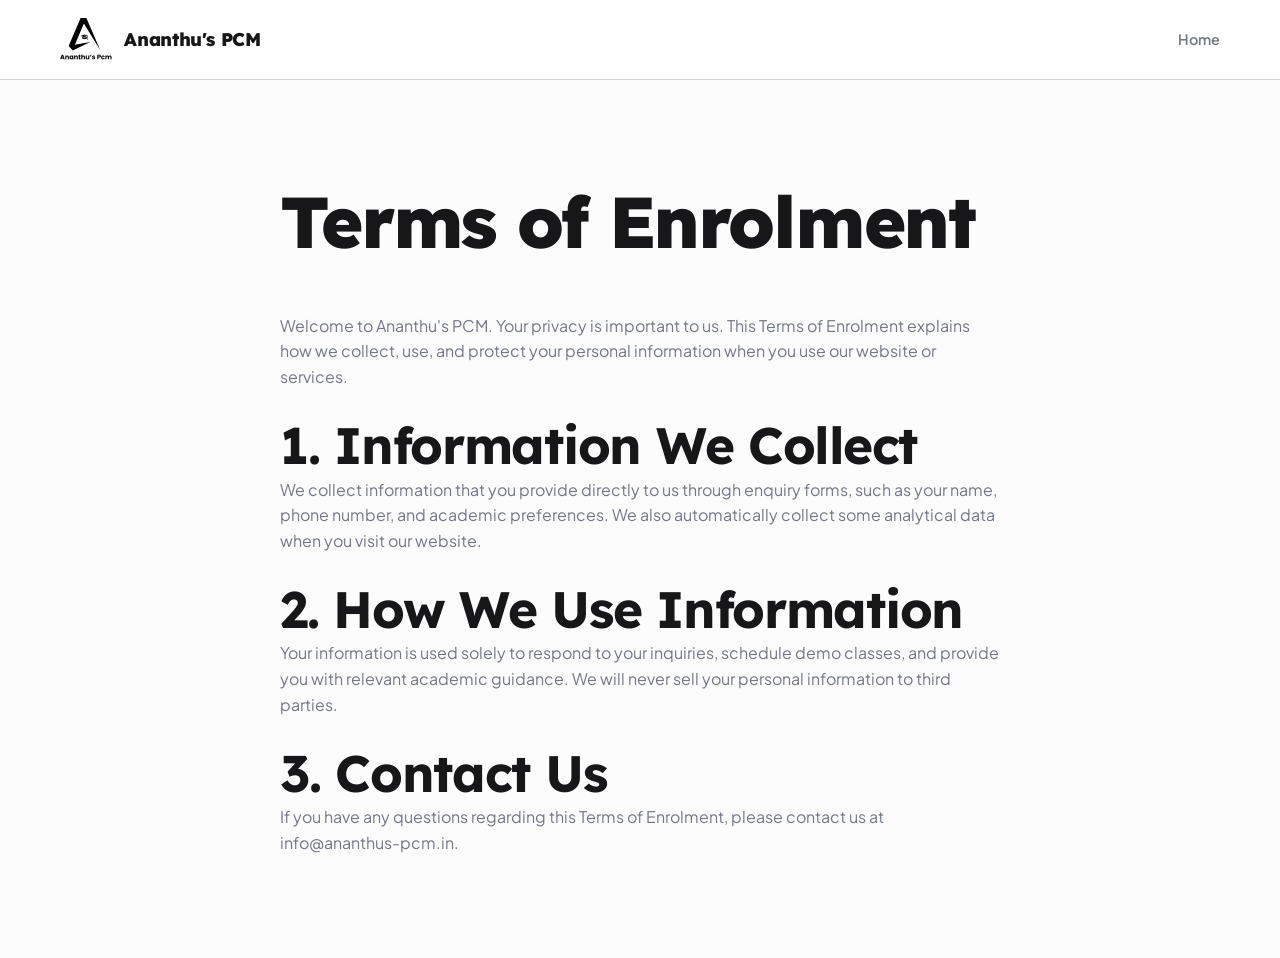
<file: terms.html>
<!DOCTYPE html>
<html lang="en">
<head>
  <meta charset="UTF-8" />
  <meta name="viewport" content="width=device-width, initial-scale=1.0" />
  <title>Terms of Enrolment — Ananthu's PCM</title>
  <link rel="icon" href="logo.svg" type="image/svg+xml" />
  <link rel="stylesheet" href="css/styles.css" />
  <link rel="stylesheet" href="css/components.css" />
  <link rel="stylesheet" href="css/responsive.css" />
</head>
<body>
  <header class="site-header">
    <div class="container" style="display: flex; align-items: center; height: var(--header-height);">
      <a href="index.html" class="nav-brand">
        <img src="logo.svg" alt="Ananthu's PCM Logo" class="nav-brand-logo" />
        <span class="nav-brand-text">Ananthu's <span class="highlight-text">PCM</span></span>
      </a>
      <nav class="desktop-nav" style="margin-left: auto;">
        <a href="index.html" class="nav-link-item">Home</a>
      </nav>
    </div>
  </header>
  <main class="section">
    <div class="container" style="max-width: 800px; margin: 0 auto;">
      <h1 class="text-h1">Terms of Enrolment</h1>
      <br><br>
      <p class="text-body">Welcome to Ananthu's PCM. Your privacy is important to us. This Terms of Enrolment explains how we collect, use, and protect your personal information when you use our website or services.</p>
      <br>
      <h2 class="text-h2">1. Information We Collect</h2>
      <p class="text-body">We collect information that you provide directly to us through enquiry forms, such as your name, phone number, and academic preferences. We also automatically collect some analytical data when you visit our website.</p>
      <br>
      <h2 class="text-h2">2. How We Use Information</h2>
      <p class="text-body">Your information is used solely to respond to your inquiries, schedule demo classes, and provide you with relevant academic guidance. We will never sell your personal information to third parties.</p>
      <br>
      <h2 class="text-h2">3. Contact Us</h2>
      <p class="text-body">If you have any questions regarding this Terms of Enrolment, please contact us at info@ananthus-pcm.in.</p>
    </div>
  </main>
</body>
</html>
</file>
<file: css/styles.css>
/* ==========================================================================
   ZENITH ACADEMY - CLEAN MINIMALIST BENTO DESIGN SYSTEM
   ========================================================================== */

@import url('https://fonts.googleapis.com/css2?family=Lexend:wght@300;400;500;600;700&family=Plus+Jakarta+Sans:wght@300;400;500;600;700;800&family=Space+Grotesk:wght@500;600;700;800&display=swap');

:root {
  /* Editorial Palette */
  --color-canvas: #FCFCFC;
  --color-canvas-subtle: #F2F3F7;
  --color-surface-card: #FFFFFF;
  --color-surface-card-hover: #F8F9FB;
  --color-surface-raised: #FFFFFF;
  
  /* Brand Core */
  --color-brand-primary: #171719;
  --color-brand-primary-hover: #2D2D32;
  --color-brand-primary-deep: #0A0A0C;
  --color-brand-orange-glow: rgba(0, 0, 0, 0.05);
  --color-brand-orange-subtle: rgba(205, 255, 89, 0.35); /* Subtle Lime */
  
  /* New Editorial Accents */
  --color-lime: #CDFF59;
  --color-lavender: #CACDFF;
  --color-lavender-light: #D9DBFF;
  
  /* Typography Colors */
  --color-text-primary: #171719;
  --color-text-secondary: #737789;
  --color-text-muted: #8C90A4;
  --color-text-dark: #171719;
  --color-text-light: #FFFFFF;
  
  /* Borders */
  --color-border-subtle: rgba(20, 20, 25, 0.06);
  --color-border-medium: #D0D4E0;
  --color-border-orange: rgba(20, 20, 25, 0.1); 
  
  /* Typography Families */
  --font-display: 'Lexend', 'Plus Jakarta Sans', -apple-system, sans-serif;
  --font-body: 'Plus Jakarta Sans', -apple-system, sans-serif;
  
  /* Radii */
  --radius-sm: 8px;
  --radius-md: 14px;
  --radius-lg: 20px;
  --radius-xl: 28px;
  --radius-xxl: 36px;
  --radius-pill: 999px;
  
  /* Premium Depth Shadows & Glows */
  --shadow-sm: 0 4px 12px rgba(20, 20, 25, 0.05);
  --shadow-md: 0 12px 32px rgba(20, 20, 25, 0.08);
  --shadow-card: 0 16px 40px rgba(20, 20, 25, 0.06), 0 4px 12px rgba(20, 20, 25, 0.03);
  --shadow-card-hover: 0 24px 64px rgba(20, 20, 25, 0.12), 0 8px 24px rgba(20, 20, 25, 0.06);
  --shadow-orange-glow: 0 8px 24px rgba(255, 94, 0, 0.15);
  --shadow-orange-intense: 0 16px 40px rgba(255, 94, 0, 0.25);
  
  /* Premium Glassmorphism */
  --glass-bg: rgba(255, 255, 255, 0.65);
  --glass-border: rgba(255, 255, 255, 0.4);
  --glass-blur: blur(24px);
  
  /* Clean Hero Theme Tokens */
  --color-clean-backdrop: #8C90A4;
  --color-clean-card-bg: #FFFFFF;
  --color-clean-border: rgba(20, 20, 25, 0.06);
  --color-clean-text-dark: #171719;
  --color-clean-text-muted: #737789;
  --color-clean-lime: #CDFF59;
  --color-clean-lavender: #CACDFF;
  --color-clean-periwinkle: #D9DBFF;
  
  /* Layout */
  --container-width: 1240px;
  --header-height: 80px;
}

/* ==========================================================================
   Base & Resets
   ========================================================================== */

*, *::before, *::after {
  box-sizing: border-box;
  margin: 0;
  padding: 0;
}

html {
  font-family: var(--font-body);
  font-size: 16px;
  line-height: 1.6;
  color: var(--color-text-primary);
  background-color: var(--color-canvas);
  scroll-behavior: smooth;
  -webkit-font-smoothing: antialiased;
}

body {
  min-height: 100vh;
  display: flex;
  flex-direction: column;
  overflow-x: hidden;
  position: relative;
  z-index: 0;
  background-color: var(--color-canvas);
}

body::after {
  content: '';
  position: absolute;
  top: 100vh;
  left: 0;
  width: 100%;
  bottom: 0;
  background-color: var(--color-canvas);
  z-index: -1;
}

/* Ambient Radial Glows Removed for Clean Theme */

img, svg, video {
  display: block;
  max-width: 100%;
  height: auto;
}

a {
  color: inherit;
  text-decoration: none;
  transition: all 0.2s ease;
}

button, input, select, textarea {
  font: inherit;
  color: inherit;
}

button {
  cursor: pointer;
  border: none;
  background: none;
}

ul {
  list-style: none;
}

:focus-visible {
  outline: 2px solid var(--color-brand-primary);
  outline-offset: 3px;
}

/* ==========================================================================
   Typography Classes
   ========================================================================== */

h1, h2, h3, h4, h5, h6 {
  font-family: var(--font-display);
  font-weight: 700;
  line-height: 1.12;
  color: var(--color-text-primary);
  letter-spacing: -0.025em;
}

.text-hero-giant {
  font-size: clamp(3rem, 7vw, 5.5rem);
  font-weight: 800;
  letter-spacing: -0.04em;
  line-height: 0.96;
}

.text-h1 {
  font-size: clamp(2.4rem, 5vw, 3.8rem);
  font-weight: 800;
  letter-spacing: -0.03em;
  line-height: 1.06;
}

.text-h2 {
  font-size: clamp(2rem, 3.8vw, 2.8rem);
  font-weight: 700;
  letter-spacing: -0.025em;
  line-height: 1.15;
}

.text-h3 {
  font-size: clamp(1.3rem, 2vw, 1.75rem);
  font-weight: 600;
  letter-spacing: -0.02em;
  line-height: 1.25;
}

.text-body-lg {
  font-size: clamp(1.05rem, 1.25vw, 1.2rem);
  line-height: 1.6;
  color: var(--color-text-secondary);
}

.text-body {
  font-size: 1rem;
  line-height: 1.6;
  color: var(--color-text-secondary);
}

.text-muted {
  color: var(--color-text-muted);
}

.text-orange {
  color: var(--color-brand-primary);
}

/* Container & Sections */
.container {
  width: 100%;
  max-width: var(--container-width);
  margin-inline: auto;
  padding-inline: clamp(20px, 4vw, 40px);
  position: relative;
  z-index: 2;
}

.section {
  padding-block: clamp(72px, 9vw, 128px);
  position: relative;
}

.section-tight {
  padding-block: clamp(48px, 6vw, 80px);
}

/* ==========================================================================
   Pill Badges & Buttons (Matching Reference)
   ========================================================================== */

/* Eyebrow Pill with Glowing Dot */
.status-pill {
  display: inline-flex;
  align-items: center;
  gap: 10px;
  background: var(--color-surface-card);
  border: 1px solid var(--color-border-medium);
  padding: 6px 16px;
  border-radius: var(--radius-pill);
  font-size: 0.85rem;
  font-weight: 600;
  color: var(--color-text-primary);
  margin-bottom: 24px;
}

.status-dot {
  width: 8px;
  height: 8px;
  background-color: var(--color-brand-primary);
  border-radius: 50%;
  box-shadow: 0 0 10px var(--color-brand-primary);
  animation: pulse-dot 2s infinite;
}

@keyframes pulse-dot {
  0%, 100% { opacity: 1; transform: scale(1); }
  50% { opacity: 0.6; transform: scale(1.2); }
}

/* Orange Pill CTA Button (Now Deep Navy/Lime based on theme) */
.btn-pill-orange {
  display: inline-flex;
  align-items: center;
  justify-content: center;
  gap: 8px;
  background-color: var(--color-brand-primary);
  color: #FFFFFF;
  font-family: var(--font-display);
  font-weight: 600;
  font-size: 0.95rem;
  padding: 12px 28px;
  border-radius: var(--radius-pill);
  box-shadow: 0 4px 12px rgba(25, 20, 45, 0.12);
  transition: all 0.3s cubic-bezier(0.34, 1.56, 0.64, 1); /* bouncy transition */
  white-space: nowrap;
}

.btn-pill-orange:hover {
  background-color: var(--color-brand-primary-hover);
  transform: translateY(-3px) scale(1.02);
  box-shadow: 0 12px 28px rgba(25, 20, 45, 0.25);
}

.btn-pill-orange:active {
  transform: translateY(1px) scale(0.98);
  box-shadow: 0 4px 12px rgba(25, 20, 45, 0.12);
}

.btn-pill-orange .arrow-icon {
  font-size: 1.1rem;
  transition: transform 0.2s cubic-bezier(0.34, 1.56, 0.64, 1);
}

.btn-pill-orange:hover .arrow-icon {
  transform: translateX(4px);
}

/* Dark Pill Button (Now White Outline/Secondary) */
.btn-pill-dark {
  display: inline-flex;
  align-items: center;
  justify-content: center;
  gap: 8px;
  background-color: #FFFFFF;
  color: var(--color-text-primary);
  font-family: var(--font-display);
  font-weight: 600;
  font-size: 0.95rem;
  padding: 12px 28px;
  border-radius: var(--radius-pill);
  border: 1px solid var(--color-border-medium);
  transition: all 0.3s cubic-bezier(0.34, 1.56, 0.64, 1);
  box-shadow: 0 4px 12px rgba(25, 20, 45, 0.05);
}

.btn-pill-dark:hover {
  background-color: #F8F9FB;
  border-color: var(--color-text-primary);
  transform: translateY(-3px) scale(1.02);
  box-shadow: 0 12px 28px rgba(25, 20, 45, 0.1);
}

.btn-pill-dark:active {
  transform: translateY(1px) scale(0.98);
  box-shadow: 0 4px 12px rgba(25, 20, 45, 0.05);
}

/* Outline Pill Button */
.btn-pill-outline {
  display: inline-flex;
  align-items: center;
  justify-content: center;
  gap: 8px;
  background-color: transparent;
  color: var(--color-text-primary);
  font-family: var(--font-display);
  font-weight: 600;
  font-size: 0.95rem;
  padding: 11px 26px;
  border-radius: var(--radius-pill);
  border: 1px solid var(--color-border-medium);
  transition: all 0.3s cubic-bezier(0.34, 1.56, 0.64, 1);
}

.btn-pill-outline:hover {
  background-color: #F8F9FB;
  border-color: var(--color-text-primary);
  transform: translateY(-3px) scale(1.02);
}

.btn-pill-outline:active {
  transform: translateY(1px) scale(0.98);
}

/* WhatsApp Button */
.btn-pill-whatsapp {
  display: inline-flex;
  align-items: center;
  gap: 8px;
  background-color: #25D366;
  color: #FFFFFF;
  padding: 12px 24px;
  border-radius: var(--radius-pill);
  font-weight: 600;
  font-size: 0.92rem;
  transition: all 0.3s cubic-bezier(0.34, 1.56, 0.64, 1);
}

.btn-pill-whatsapp:hover {
  background-color: #20BA59;
  transform: translateY(-3px) scale(1.02);
  box-shadow: 0 10px 24px rgba(37, 211, 102, 0.35);
}

.btn-pill-whatsapp:active {
  transform: translateY(1px) scale(0.98);
  box-shadow: 0 4px 12px rgba(37, 211, 102, 0.2);
}

/* ==========================================================================
   Animations & Scroll Effects
   ========================================================================== */

.reveal-up {
  opacity: 0;
  transform: translateY(40px);
  transition: opacity 0.8s cubic-bezier(0.16, 1, 0.3, 1), transform 0.8s cubic-bezier(0.16, 1, 0.3, 1);
  will-change: opacity, transform;
}

.reveal-fade {
  opacity: 0;
  transition: opacity 0.8s ease-out;
  will-change: opacity;
}

.reveal-up.is-revealed,
.reveal-fade.is-revealed {
  opacity: 1;
  transform: translateY(0);
}

.delay-100 { transition-delay: 100ms; }
.delay-200 { transition-delay: 200ms; }
.delay-300 { transition-delay: 300ms; }
.delay-400 { transition-delay: 400ms; }

/* Parallax Transitions */
.parallax-stack-wrapper {
  position: relative;
  z-index: -2;
}

.parallax-section-sticky {
  position: sticky;
  top: 0;
  height: 100vh;
  z-index: 0;
  overflow: hidden;
}

/* Base style for standard scrolling sections to sit above sticky ones */
.section-relative {
  position: relative;
  z-index: 2;
  background-color: transparent;
}

/* Ambient Background Effects */
.bg-ambient-glow {
  position: relative;
  overflow: hidden;
  z-index: 1;
}

.bg-ambient-glow::before {
  content: '';
  position: absolute;
  top: -20%;
  left: -10%;
  width: 50vw;
  height: 50vw;
  background: radial-gradient(circle, var(--color-brand-orange-subtle) 0%, rgba(255,255,255,0) 70%);
  border-radius: 50%;
  filter: blur(80px);
  z-index: -1;
  animation: float-glow 15s infinite alternate ease-in-out;
  pointer-events: none;
}

.bg-ambient-glow::after {
  content: '';
  position: absolute;
  bottom: -20%;
  right: -10%;
  width: 60vw;
  height: 60vw;
  background: radial-gradient(circle, rgba(204, 208, 254, 0.4) 0%, rgba(255,255,255,0) 70%);
  border-radius: 50%;
  filter: blur(100px);
  z-index: -1;
  animation: float-glow 20s infinite alternate-reverse ease-in-out;
  pointer-events: none;
}

@keyframes float-glow {
  0% { transform: translate(0, 0) scale(1); }
  50% { transform: translate(5%, 10%) scale(1.1); }
  100% { transform: translate(-5%, -5%) scale(0.95); }
}

/* ==========================================================================
   Courses Page Redesign
   ========================================================================== */

/* Hero Banner */
.courses-hero-banner {
  background: var(--color-canvas);
  position: relative;
  overflow: hidden;
  border-bottom: 1px solid var(--color-border-subtle);
  padding: 120px 0 80px 0;
  text-align: center;
}

/* Redesigned Search Input */
.search-input-premium {
  padding: 16px 24px;
  font-size: 1.1rem;
  border-radius: var(--radius-pill);
  background: #FFFFFF;
  color: var(--color-text-primary);
  border: 1px solid var(--color-border-subtle);
  box-shadow: 0 12px 32px rgba(0, 0, 0, 0.05);
  transition: all 0.3s ease;
  width: 100%;
}
.search-input-premium:focus {
  outline: none;
  border-color: var(--color-brand-primary);
  box-shadow: 0 16px 40px rgba(0, 0, 0, 0.1);
  transform: translateY(-2px);
}

/* Premium Toggles */
.filter-toggle-group {
  display: inline-flex;
  background: #FFFFFF;
  border-radius: var(--radius-pill);
  padding: 6px;
  border: 1px solid var(--color-border-subtle);
  box-shadow: 0 4px 12px rgba(0, 0, 0, 0.02);
  gap: 4px;
}

.filter-toggle-btn {
  padding: 10px 20px;
  border-radius: var(--radius-pill);
  font-weight: 600;
  font-size: 0.95rem;
  color: var(--color-text-secondary);
  transition: all 0.3s cubic-bezier(0.16, 1, 0.3, 1);
}

.filter-toggle-btn.active {
  background: var(--color-brand-primary);
  color: #FFFFFF;
  box-shadow: 0 4px 12px rgba(0, 0, 0, 0.1);
}

/* Premium Course Card (Clean Bento Style) */
.course-card-premium {
  background: #FFFFFF;
  border: 1px solid var(--color-border-subtle);
  border-radius: var(--radius-xl);
  padding: 28px;
  display: flex;
  flex-direction: column;
  transition: all 0.3s cubic-bezier(0.16, 1, 0.3, 1);
  box-shadow: 0 4px 20px rgba(0,0,0,0.02);
}

.course-card-premium:hover {
  transform: translateY(-6px);
  box-shadow: 0 20px 40px rgba(0, 0, 0, 0.08);
  border-color: var(--color-border-medium);
}

.course-card-premium .course-badge-row {
  display: flex;
  gap: 8px;
  margin-bottom: 16px;
  flex-wrap: wrap;
}

.course-card-premium .badge-tag {
  font-size: 0.8rem;
  font-weight: 700;
  padding: 4px 12px;
  border-radius: var(--radius-pill);
  text-transform: uppercase;
  letter-spacing: 0.5px;
}

.course-card-premium .board-kerala {
  background: rgba(212, 248, 104, 0.35); /* Subtle Lime */
  color: var(--color-text-primary);
}

.course-card-premium .board-cbse {
  background: rgba(204, 208, 254, 0.4); /* Subtle Lavender */
  color: var(--color-text-primary);
}

.course-card-premium .mode-pill {
  background: var(--color-canvas-subtle);
  color: var(--color-text-secondary);
}

.course-card-premium .course-title {
  font-size: 1.4rem;
  font-weight: 800;
  color: var(--color-text-primary);
  margin-bottom: 12px;
  line-height: 1.2;
}

.course-card-premium .course-summary {
  font-size: 0.95rem;
  color: var(--color-text-secondary);
  line-height: 1.6;
  margin-bottom: 24px;
  flex-grow: 1;
}

.course-card-premium .subject-pills-list {
  display: flex;
  gap: 6px;
  flex-wrap: wrap;
  margin-bottom: 24px;
}

.course-card-premium .subject-pill {
  background: var(--color-canvas-subtle);
  color: var(--color-text-primary);
  font-size: 0.85rem;
  font-weight: 600;
  padding: 6px 12px;
  border-radius: 6px;
}

.course-card-premium .course-footer {
  display: flex;
  align-items: center;
  justify-content: space-between;
  border-top: 1px solid var(--color-border-subtle);
  padding-top: 20px;
  margin-top: auto;
}

.course-card-premium .batch-status {
  font-size: 0.85rem;
  font-weight: 700;
  color: #20BA59;
}

/* ==========================================================================
   Preloader
   ========================================================================== */
#preloader {
  position: fixed;
  inset: 0;
  background-color: var(--color-canvas);
  z-index: 9999;
  display: flex;
  align-items: center;
  justify-content: center;
  transition: opacity 0.8s ease-in-out, visibility 0.8s;
}

#preloader.loaded {
  opacity: 0;
  visibility: hidden;
  pointer-events: none;
}

.loader-content {
  display: flex;
  flex-direction: column;
  align-items: center;
  gap: 16px;
}

.loader-orbital {
  width: 60px;
  height: 60px;
  border: 3px solid var(--color-border-subtle);
  border-top-color: var(--color-brand-primary);
  border-radius: 50%;
  animation: spin 1s linear infinite;
}

.loader-text {
  font-family: var(--font-display);
  font-weight: 800;
  font-size: 1.2rem;
  color: var(--color-text-primary);
  letter-spacing: 2px;
}

@keyframes spin {
  to { transform: rotate(360deg); }
}

/* ==========================================================================
   Interactive Canvas Background
   ========================================================================== */
#interactiveCanvas {
  position: fixed;
  top: 0;
  left: 0;
  width: 100vw;
  height: 100vh;
  z-index: 0;
  pointer-events: none;
  opacity: 0.8;
}

/* Ensure body content sits above canvas */
.floating-header-wrapper, main, footer, section {
  position: relative;
  z-index: 2;
}

/* ==========================================================================
   macOS Premium Navbar (Overrides)
   ========================================================================== */
.floating-pill-nav {
  max-width: 1050px !important;
  height: 64px;
  background: rgba(255, 255, 255, 0.25) !important;
  backdrop-filter: blur(12px) saturate(180%) !important;
  -webkit-backdrop-filter: blur(12px) saturate(180%) !important;
  border: 1px solid rgba(255, 255, 255, 0.6) !important;
  border-bottom: 1px solid rgba(255, 255, 255, 0.3) !important;
  border-radius: 18px !important;
  box-shadow: 0 12px 40px rgba(0, 0, 0, 0.05), inset 0 1px 0 rgba(255, 255, 255, 0.9) !important;
  padding: 0 24px !important;
  transition: background 0.4s ease, backdrop-filter 0.4s ease, -webkit-backdrop-filter 0.4s ease, box-shadow 0.4s ease, transform 0.4s cubic-bezier(0.16, 1, 0.3, 1) !important;
}

.floating-pill-nav .nav-link-item {
  font-family: 'Lexend', sans-serif;
  font-size: 14px;
  font-weight: 450;
  color: var(--color-text-secondary);
  position: relative;
  transition: color 0.3s ease, transform 0.2s cubic-bezier(0.175, 0.885, 0.32, 1.275);
}

.floating-pill-nav .nav-link-item::after {
  content: '';
  position: absolute;
  bottom: -4px;
  left: 0;
  width: 100%;
  height: 2px;
  background: var(--color-text-primary);
  transform: scaleX(0);
  transform-origin: right;
  transition: transform 0.3s cubic-bezier(0.19, 1, 0.22, 1);
  border-radius: 2px;
}

.floating-pill-nav .nav-link-item:hover {
  color: var(--color-text-primary);
  transform: translateY(-1px);
}

.floating-pill-nav .nav-link-item:hover::after {
  transform: scaleX(1);
  transform-origin: left;
}

.floating-pill-nav .nav-brand-logo {
  transition: transform 0.4s cubic-bezier(0.175, 0.885, 0.32, 1.275);
}

.floating-pill-nav .nav-brand-logo:hover {
  transform: scale(1.08) rotate(-2deg);
}

.floating-pill-nav.scrolled {
  box-shadow: 0 16px 48px rgba(0, 0, 0, 0.12), inset 0 1px 0 rgba(255, 255, 255, 0.95) !important;
  background: rgba(255, 255, 255, 0.75) !important;
  backdrop-filter: blur(32px) saturate(200%) !important;
  -webkit-backdrop-filter: blur(32px) saturate(200%) !important;
}

/* ==========================================================================
   Editorial Hero Styles
   ========================================================================== */
.clean-hero-title {
  font-family: 'Lexend', sans-serif;
  font-size: clamp(56px, 5vw, 78px);
  font-weight: 600;
  line-height: 0.98;
  letter-spacing: -0.045em;
  color: #171719;
  margin-bottom: 24px;
}

.clean-hero-desc {
  font-family: 'Lexend', sans-serif;
  font-size: 17px;
  font-weight: 300;
  line-height: 1.65;
  color: #737789;
  max-width: 500px;
  margin-bottom: 32px;
}

.hero-interactive-card {
  will-change: transform;
}

/* ==========================================================================
   Creative Contact Page Additions
   ========================================================================== */
.contact-hero-bg {
  position: absolute;
  top: 0; left: 0; right: 0; bottom: 0;
  overflow: hidden;
  z-index: 0;
  pointer-events: none;
  background: var(--color-canvas-subtle);
}
.contact-blob {
  position: absolute;
  border-radius: 50%;
  filter: blur(90px);
  opacity: 0.8;
  animation: blob-float 15s infinite alternate ease-in-out;
}
.contact-blob.blob-1 {
  width: 500px; height: 500px;
  background: var(--color-lime);
  top: -10%; left: -10%;
  animation-delay: 0s;
}
.contact-blob.blob-2 {
  width: 600px; height: 600px;
  background: var(--color-lavender);
  bottom: -20%; right: -10%;
  animation-delay: -5s;
}
.contact-blob.blob-3 {
  width: 450px; height: 450px;
  background: #FFD6E8; /* Soft pink accent */
  top: 40%; left: 30%;
  animation-delay: -2s;
  animation-duration: 20s;
}
@keyframes blob-float {
  0% { transform: translate(0, 0) scale(1); }
  50% { transform: translate(100px, 50px) scale(1.1); }
  100% { transform: translate(-50px, 100px) scale(0.9); }
}
.glass-panel {
  background: rgba(255, 255, 255, 0.7);
  backdrop-filter: blur(30px);
  -webkit-backdrop-filter: blur(30px);
  border: 1px solid rgba(255, 255, 255, 0.8);
  border-radius: var(--radius-xl);
  box-shadow: 0 20px 40px rgba(0, 0, 0, 0.04), 0 1px 3px rgba(0,0,0,0.02);
  transition: transform 0.3s cubic-bezier(0.16, 1, 0.3, 1), box-shadow 0.3s cubic-bezier(0.16, 1, 0.3, 1);
  position: relative;
  z-index: 2;
}
.glass-panel:hover {
  transform: translateY(-8px);
  box-shadow: 0 30px 60px rgba(0, 0, 0, 0.08), 0 4px 12px rgba(0,0,0,0.03);
}
</file>
<file: css/components.css>
/* ==========================================================================
   ZENITH ACADEMY - REFERENCE UI COMPONENTS
   Exact replication of Dominic Reference Layout:
   Floating Pill Nav, Hero Watermark, 3-Card Photo Grid, Numbered Cards,
   Semicircular Fan Arc, Solid Orange Tier Card, Bottom Banner
   ========================================================================== */

/* --------------------------------------------------------------------------
   1. Floating Glass Pill Header (Matching Reference)
   -------------------------------------------------------------------------- */
.floating-header-wrapper {
  position: fixed;
  top: 24px;
  left: 0;
  width: 100%;
  display: flex;
  justify-content: center;
  z-index: 1000;
  padding-inline: 20px;
  pointer-events: none;
}

.floating-pill-nav {
  pointer-events: auto;
  display: grid;
  grid-template-columns: 1fr auto 1fr;
  align-items: center;
  gap: 20px;
  background: #FFFFFF;
  border: 1px solid var(--color-border-medium);
  padding: 8px 12px 8px 24px;
  border-radius: var(--radius-pill);
  box-shadow: 0 16px 36px rgba(25, 20, 45, 0.08);
  transition: all 0.3s ease;
  max-width: 960px;
  width: 100%;
}

.floating-pill-nav.scrolled {
  box-shadow: 0 20px 48px rgba(25, 20, 45, 0.12);
}

.floating-pill-nav .nav-brand {
  justify-self: start;
}
.floating-pill-nav .nav-links-cluster {
  justify-self: center;
}
.floating-pill-nav .nav-right-actions {
  justify-self: end;
}

.nav-brand {
  display: flex;
  align-items: center;
  gap: 12px;
  font-family: var(--font-display);
  font-weight: 800;
  font-size: 1.15rem;
  letter-spacing: -0.02em;
  color: var(--color-text-primary);
}

.nav-brand-logo {
  height: 44px;
  width: auto;
  max-width: 160px;
  object-fit: contain;
  display: block;
  filter: invert(1) brightness(0.1);
  transition: transform 0.25s ease;
}

.nav-brand-logo:hover {
  transform: scale(1.04);
}

.nav-brand-dot {
  width: 10px;
  height: 10px;
  border-radius: 50%;
  background: var(--color-brand-primary);
  box-shadow: 0 0 12px var(--color-brand-primary);
}

.nav-links-cluster {
  display: flex;
  align-items: center;
  gap: 24px;
}

.nav-link-item {
  font-size: 0.9rem;
  font-weight: 600;
  color: var(--color-text-secondary);
  transition: color 0.2s ease;
}

.nav-link-item:hover,
.nav-link-item.active {
  color: var(--color-text-primary);
}

.nav-right-actions {
  display: flex;
  align-items: center;
  gap: 12px;
}

/* Mobile Toggle inside Pill */
.nav-mobile-toggle {
  display: none; /* Changed to flex in responsive.css */
  width: 40px;
  height: 40px;
  border-radius: 50%;
  background: rgba(255, 255, 255, 0.8);
  border: 1px solid rgba(0, 0, 0, 0.08);
  align-items: center;
  justify-content: center;
  flex-direction: column;
  gap: 4px;
  cursor: pointer;
  transition: all 0.3s ease;
  padding: 0;
}

.nav-mobile-toggle:hover {
  background: var(--color-canvas-subtle);
  box-shadow: 0 4px 12px rgba(0, 0, 0, 0.05);
}

.nav-mobile-toggle span {
  display: block;
  width: 18px;
  height: 2px;
  background-color: var(--color-text-primary);
  border-radius: 2px;
  transition: all 0.3s cubic-bezier(0.25, 1, 0.5, 1);
  transform-origin: center;
}

.nav-mobile-toggle.active span:nth-child(1) {
  transform: translateY(6px) rotate(45deg);
}

.nav-mobile-toggle.active span:nth-child(2) {
  opacity: 0;
}

.nav-mobile-toggle.active span:nth-child(3) {
  transform: translateY(-6px) rotate(-45deg);
}

/* Mobile Drawer Overlay */
.mobile-drawer {
  position: fixed;
  top: 0;
  right: 0;
  width: 100%;
  max-width: 380px;
  height: 100vh;
  background: rgba(25, 20, 45, 0.95);
  backdrop-filter: blur(20px);
  -webkit-backdrop-filter: blur(20px);
  border-left: 1px solid rgba(255, 255, 255, 0.1);
  padding: 40px 32px;
  display: flex;
  flex-direction: column;
  z-index: 2000;
  transform: translateX(100%);
  transition: transform 0.5s cubic-bezier(0.16, 1, 0.3, 1);
  box-shadow: -20px 0 60px rgba(0, 0, 0, 0.3);
  overflow-y: auto;
}

.mobile-drawer.open {
  transform: translateX(0);
}

.drawer-backdrop {
  position: fixed;
  inset: 0;
  background: rgba(0, 0, 0, 0.4);
  backdrop-filter: blur(4px);
  -webkit-backdrop-filter: blur(4px);
  z-index: 1999;
  opacity: 0;
  pointer-events: none;
  transition: opacity 0.5s ease;
}

.drawer-backdrop.open {
  opacity: 1;
  pointer-events: auto;
}

.drawer-header {
  display: flex;
  align-items: center;
  justify-content: space-between;
  margin-bottom: 40px;
  padding-bottom: 20px;
  border-bottom: 1px solid rgba(255, 255, 255, 0.1);
}

.drawer-header .nav-brand {
  color: #FFFFFF;
}
.drawer-header .nav-brand-logo {
  filter: brightness(0) invert(1);
}

.drawer-close-btn {
  width: 40px;
  height: 40px;
  display: flex;
  align-items: center;
  justify-content: center;
  border-radius: 50%;
  background: rgba(255, 255, 255, 0.1);
  color: #FFFFFF;
  font-size: 1.5rem;
  transition: all 0.3s ease;
  cursor: pointer;
  border: none;
}

.drawer-close-btn:hover {
  background: rgba(255, 255, 255, 0.2);
  transform: rotate(90deg);
}

.mobile-nav-list {
  display: flex;
  flex-direction: column;
  gap: 8px;
}

.mobile-nav-link {
  font-size: 1.4rem;
  font-family: var(--font-display);
  font-weight: 600;
  color: rgba(255, 255, 255, 0.7);
  display: flex;
  align-items: center;
  justify-content: space-between;
  padding: 12px 0;
  border-bottom: 1px solid rgba(255, 255, 255, 0.05);
  transition: all 0.3s ease;
  opacity: 0;
  transform: translateY(20px);
}

.mobile-drawer.open .mobile-nav-link {
  opacity: 1;
  transform: translateY(0);
}

/* Staggered animation delays for up to 8 links */
.mobile-drawer.open .mobile-nav-link:nth-child(1) { transition-delay: 0.1s; }
.mobile-drawer.open .mobile-nav-link:nth-child(2) { transition-delay: 0.15s; }
.mobile-drawer.open .mobile-nav-link:nth-child(3) { transition-delay: 0.2s; }
.mobile-drawer.open .mobile-nav-link:nth-child(4) { transition-delay: 0.25s; }
.mobile-drawer.open .mobile-nav-link:nth-child(5) { transition-delay: 0.3s; }
.mobile-drawer.open .mobile-nav-link:nth-child(6) { transition-delay: 0.35s; }
.mobile-drawer.open .mobile-nav-link:nth-child(7) { transition-delay: 0.4s; }
.mobile-drawer.open .mobile-nav-link:nth-child(8) { transition-delay: 0.45s; }

.mobile-nav-link:hover {
  color: #FFFFFF;
  padding-left: 12px;
}

.mobile-nav-link span {
  font-size: 1.2rem;
  opacity: 0;
  transform: translateX(-10px);
  transition: all 0.3s ease;
  color: var(--color-brand-primary);
}

.mobile-nav-link:hover span {
  opacity: 1;
  transform: translateX(0);
}

/* --------------------------------------------------------------------------
   2. Signature Hero Composition with Giant Watermark Typography
   -------------------------------------------------------------------------- */
.hero-stage {
  padding-top: calc(var(--header-height) + 48px);
  padding-bottom: 20px;
  position: relative;
  overflow: hidden;
}

.hero-stage::before {
  content: '';
  position: absolute;
  top: 15%;
  left: 50%;
  transform: translateX(-50%);
  width: 900px;
  height: 520px;
  background: radial-gradient(circle, rgba(255, 85, 0, 0.16) 0%, rgba(255, 85, 0, 0.03) 45%, transparent 70%);
  pointer-events: none;
  z-index: 0;
}

.hero-grid-reference {
  display: grid;
  grid-template-columns: 1.15fr 0.85fr;
  align-items: flex-end;
  gap: clamp(24px, 4vw, 48px);
  position: relative;
  z-index: 3;
}

.hero-left-col {
  padding-bottom: 20px;
}

.hero-main-title {
  font-size: clamp(2.3rem, 4.2vw, 3.8rem);
  font-weight: 800;
  line-height: 1.12;
  color: #FFFFFF;
  margin-bottom: 14px;
  letter-spacing: -0.03em;
}

.hero-main-title .gradient-text-orange {
  background: linear-gradient(135deg, #FFFFFF 30%, var(--color-brand-primary) 100%);
  -webkit-background-clip: text;
  -webkit-text-fill-color: transparent;
}

.hero-right-col {
  display: flex;
  flex-direction: column;
  align-items: flex-start;
  padding-bottom: 30px;
  max-width: 460px;
  margin-left: auto;
}

.hero-intro-text {
  font-size: 1.02rem;
  line-height: 1.68;
  color: var(--color-text-secondary);
  margin-bottom: 24px;
}

/* Trust Pill underneath intro CTA */
.hero-trust-tag {
  display: inline-flex;
  align-items: center;
  gap: 8px;
  font-size: 0.82rem;
  color: var(--color-text-muted);
  margin-top: 16px;
}

.hero-trust-tag strong {
  color: #FFFFFF;
}

/* The Signature Giant Background Typography Watermark */
.hero-watermark-container {
  position: relative;
  width: 100%;
  margin-top: -40px;
  margin-bottom: -10px;
  display: flex;
  align-items: flex-end;
  justify-content: center;
  min-height: 520px;
}

.hero-emblem-watermark {
  position: absolute;
  top: 10px;
  left: 50%;
  transform: translateX(-50%);
  width: 540px;
  max-width: 90%;
  height: auto;
  opacity: 0.06;
  filter: blur(1px);
  pointer-events: none;
  z-index: 1;
}

.giant-watermark-text {
  position: absolute;
  bottom: 0;
  left: 50%;
  transform: translateX(-50%);
  font-family: var(--font-display);
  font-size: clamp(4.5rem, 15vw, 13rem);
  font-weight: 800;
  color: rgba(255, 255, 255, 0.94);
  letter-spacing: -0.04em;
  line-height: 0.85;
  white-space: nowrap;
  pointer-events: none;
  z-index: 2;
  user-select: none;
  text-align: center;
  width: 100%;
}

/* Centered Portrait Cutout (Emerging from Giant Text) */
.hero-portrait-cutout {
  position: relative;
  z-index: 3;
  width: 100%;
  max-width: 500px;
  margin-inline: auto;
  display: flex;
  justify-content: center;
}

.hero-portrait-img {
  width: 100%;
  max-height: 560px;
  object-fit: cover;
  object-position: top center;
  mask-image: linear-gradient(to top, transparent 0%, black 18%);
  -webkit-mask-image: linear-gradient(to top, transparent 0%, black 18%);
  filter: contrast(108%) brightness(98%);
  transition: transform 0.4s ease;
}

.hero-portrait-cutout:hover .hero-portrait-img {
  transform: scale(1.02);
}

/* Floating 2.5D Metric Badges */
.hero-float-badge {
  position: absolute;
  z-index: 4;
  background: rgba(18, 18, 18, 0.82);
  backdrop-filter: blur(16px);
  -webkit-backdrop-filter: blur(16px);
  border: 1px solid rgba(255, 255, 255, 0.12);
  border-radius: var(--radius-pill);
  padding: 10px 18px;
  display: flex;
  align-items: center;
  gap: 12px;
  box-shadow: 0 16px 36px rgba(0, 0, 0, 0.7);
  transition: all 0.3s cubic-bezier(0.2, 0.8, 0.2, 1);
  white-space: nowrap;
}

.hero-float-badge:hover {
  transform: translateY(-6px);
  border-color: var(--color-brand-primary);
  background: rgba(26, 26, 26, 0.95);
  box-shadow: var(--shadow-card-hover);
}

.hero-float-badge.float-left {
  left: clamp(10px, 6vw, 100px);
  bottom: 80px;
  animation: float-slow 4.5s ease-in-out infinite alternate;
}

.hero-float-badge.float-right {
  right: clamp(10px, 6vw, 100px);
  bottom: 120px;
  animation: float-slow 4.5s ease-in-out infinite alternate-reverse;
}

.float-badge-icon {
  width: 38px;
  height: 38px;
  border-radius: 50%;
  background: rgba(255, 85, 0, 0.15);
  border: 1px solid rgba(255, 85, 0, 0.35);
  display: flex;
  align-items: center;
  justify-content: center;
  font-size: 1.15rem;
  color: var(--color-brand-primary);
  flex-shrink: 0;
}

.float-badge-title {
  font-size: 0.9rem;
  font-weight: 700;
  color: #FFFFFF;
  line-height: 1.2;
}

.float-badge-sub {
  font-size: 0.76rem;
  color: var(--color-text-secondary);
  line-height: 1.2;
}

@keyframes float-slow {
  0% { transform: translateY(0); }
  100% { transform: translateY(-8px); }
}

/* --------------------------------------------------------------------------
   3. Subtle Partner & Board Marquee (Matching Reference)
   -------------------------------------------------------------------------- */
.reference-marquee-bar {
  border-block: 1px solid var(--color-border-subtle);
  padding-block: 22px;
  background: rgba(15, 15, 15, 0.6);
  overflow: hidden;
  white-space: nowrap;
  display: flex;
}

.ref-marquee-inner {
  display: flex;
  align-items: center;
  gap: 48px;
  animation: ref-marquee 28s linear infinite;
}

.ref-marquee-item {
  font-family: var(--font-display);
  font-size: 0.95rem;
  font-weight: 600;
  letter-spacing: 0.08em;
  color: var(--color-text-muted);
  text-transform: uppercase;
  display: flex;
  align-items: center;
  gap: 48px;
}

.ref-marquee-icon {
  width: 8px;
  height: 8px;
  border-radius: 50%;
  background: rgba(255, 255, 255, 0.2);
}

@keyframes ref-marquee {
  from { transform: translateX(0); }
  to { transform: translateX(-50%); }
}

/* --------------------------------------------------------------------------
   4. Asymmetrical 3-Card Editorial Layout ("Crafting Meaningful...")
   -------------------------------------------------------------------------- */
.editorial-grid {
  display: grid;
  grid-template-columns: 1.1fr 0.9fr;
  gap: clamp(40px, 6vw, 72px);
  align-items: center;
}

.editorial-photos-row {
  display: grid;
  grid-template-columns: repeat(3, 1fr);
  gap: 16px;
}

.editorial-card {
  position: relative;
  aspect-ratio: 9/15;
  border-radius: var(--radius-lg);
  overflow: hidden;
  border: 1px solid var(--color-border-medium);
  background: var(--color-surface-card);
  box-shadow: var(--shadow-card);
  transition: transform 0.4s ease, border-color 0.3s ease;
}

.editorial-card:hover {
  transform: translateY(-6px);
  border-color: var(--color-border-orange);
}

.editorial-card img {
  width: 100%;
  height: 100%;
  object-fit: cover;
  transition: transform 0.5s ease;
}

.editorial-card:hover img {
  transform: scale(1.05);
}

.editorial-content-block {
  padding-left: clamp(0px, 2vw, 24px);
}

.editorial-headline {
  font-size: clamp(2rem, 3.5vw, 3rem);
  line-height: 1.15;
  margin-bottom: 24px;
}

.editorial-body {
  font-size: 1.05rem;
  color: var(--color-text-secondary);
  line-height: 1.7;
  margin-bottom: 32px;
}

/* --------------------------------------------------------------------------
   5. Numbered Solutions Cards ("01", "02", "03")
   -------------------------------------------------------------------------- */
.numbered-solutions-section {
  display: grid;
  grid-template-columns: 0.9fr 1.1fr;
  gap: clamp(32px, 5vw, 64px);
  align-items: flex-start;
}

.numbered-solutions-header {
  position: sticky;
  top: 120px;
}

.numbered-cards-stack {
  display: flex;
  flex-direction: column;
  gap: 20px;
}

.numbered-card {
  background: var(--color-surface-card);
  border: 1px solid var(--color-border-subtle);
  border-radius: var(--radius-lg);
  padding: 36px 32px;
  display: grid;
  grid-template-columns: 80px 1fr;
  gap: 24px;
  align-items: flex-start;
  transition: transform 0.3s ease, border-color 0.3s ease;
}

.numbered-card:hover {
  transform: translateY(-3px);
  border-color: var(--color-border-orange);
  background: var(--color-surface-card-hover);
}

.numbered-digit {
  font-family: var(--font-display);
  font-size: 2.2rem;
  font-weight: 800;
  color: var(--color-brand-primary);
  line-height: 1;
}

.numbered-card-title {
  font-size: 1.35rem;
  margin-bottom: 10px;
  color: var(--color-text-primary);
}

.numbered-card-desc {
  font-size: 0.95rem;
  color: var(--color-text-secondary);
  line-height: 1.6;
}

/* --------------------------------------------------------------------------
   6. Trust Metrics Strip ("Design That Delivers Real Results")
   -------------------------------------------------------------------------- */
.results-metrics-section {
  display: grid;
  grid-template-columns: 1fr 1fr;
  gap: clamp(32px, 5vw, 64px);
  align-items: center;
  padding-block: 40px;
}

.results-stats-cluster {
  display: flex;
  flex-direction: column;
  gap: 36px;
}

.result-stat-row {
  display: flex;
  align-items: baseline;
  gap: 20px;
  border-bottom: 1px solid var(--color-border-subtle);
  padding-bottom: 24px;
}

.result-stat-number {
  font-family: var(--font-display);
  font-size: clamp(2.8rem, 4.5vw, 4.2rem);
  font-weight: 800;
  color: var(--color-text-primary);
  line-height: 1;
  min-width: 180px;
  letter-spacing: -0.03em;
}

.result-stat-label {
  font-size: 1.05rem;
  color: var(--color-text-secondary);
  font-weight: 500;
}

/* --------------------------------------------------------------------------
   7. The Semicircular / Arched Card Fan Showcase (Exact Reference Signature!)
   -------------------------------------------------------------------------- */
.arched-fan-section {
  position: relative;
  padding-top: 40px;
  padding-bottom: 96px;
  overflow: hidden;
}

.arched-fan-stage {
  position: relative;
  max-width: 1080px;
  margin-inline: auto;
  min-height: 540px;
  display: flex;
  flex-direction: column;
  align-items: center;
  justify-content: flex-end;
}

/* Fan cards container in semi-circle */
.fan-cards-arc {
  display: flex;
  justify-content: center;
  align-items: flex-end;
  gap: 16px;
  width: 100%;
  margin-bottom: 40px;
}

.fan-card {
  width: 140px;
  aspect-ratio: 9/13;
  border-radius: var(--radius-md);
  overflow: hidden;
  border: 2px solid var(--color-border-medium);
  background: var(--color-surface-card);
  box-shadow: 0 16px 36px rgba(25, 20, 45, 0.08);
  transition: transform 0.4s cubic-bezier(0.2, 0.8, 0.2, 1), border-color 0.3s ease;
  position: relative;
  flex-shrink: 0;
}

.fan-card img {
  width: 100%;
  height: 100%;
  object-fit: cover;
}

.fan-card-label {
  position: absolute;
  bottom: 0;
  left: 0;
  width: 100%;
  background: linear-gradient(to top, rgba(0,0,0,0.85), transparent);
  padding: 8px 6px;
  font-size: 0.7rem;
  font-weight: 700;
  text-align: center;
  color: #FFFFFF;
}

/* Arc fan angle transforms (Creating the semi-circular dome from reference!) */
.fan-card:nth-child(1) { transform: translateY(50px) rotate(-24deg); }
.fan-card:nth-child(2) { transform: translateY(18px) rotate(-14deg); }
.fan-card:nth-child(3) { transform: translateY(0px) rotate(-5deg); }
.fan-card:nth-child(4) { transform: translateY(0px) rotate(5deg); }
.fan-card:nth-child(5) { transform: translateY(18px) rotate(14deg); }
.fan-card:nth-child(6) { transform: translateY(50px) rotate(24deg); }

.fan-card:hover {
  transform: translateY(-16px) scale(1.12) rotate(0deg) !important;
  border-color: var(--color-border-orange);
  z-index: 10;
  box-shadow: 0 20px 48px rgba(25, 20, 45, 0.12);
}

/* Center Content inside the Arc */
.fan-center-content {
  text-align: center;
  max-width: 580px;
  margin-inline: auto;
  margin-top: 24px;
}

.fan-center-title {
  font-size: clamp(2rem, 3.8vw, 2.8rem);
  margin-bottom: 12px;
}

.fan-center-desc {
  font-size: 0.98rem;
  color: var(--color-text-secondary);
  margin-bottom: 24px;
}

/* --------------------------------------------------------------------------
   8. Testimonials ("Trusted by Brands, Loved by Clients")
   -------------------------------------------------------------------------- */
.testimonials-section-header {
  max-width: 600px;
  margin-bottom: 48px;
}

.testimonials-cards-grid {
  display: grid;
  grid-template-columns: repeat(3, 1fr);
  gap: 24px;
}

.ref-testimonial-card {
  background: var(--color-surface-card);
  border: 1px solid var(--color-border-medium);
  border-radius: var(--radius-lg);
  padding: 32px 28px;
  display: flex;
  flex-direction: column;
  transition: transform 0.3s ease, border-color 0.3s ease;
  box-shadow: var(--shadow-card);
}

.ref-testimonial-card:hover {
  transform: translateY(-6px);
  border-color: var(--color-border-orange);
  box-shadow: var(--shadow-card-hover);
}

.stars-rating {
  color: var(--color-brand-primary);
  font-size: 1.1rem;
  letter-spacing: 2px;
  margin-bottom: 18px;
}

.ref-testimonial-text {
  font-size: 0.95rem;
  line-height: 1.65;
  color: var(--color-text-secondary);
  margin-bottom: 28px;
  flex-grow: 1;
}

.ref-testimonial-author {
  display: flex;
  align-items: center;
  gap: 12px;
}

.ref-author-avatar {
  width: 44px;
  height: 44px;
  border-radius: 50%;
  background: var(--color-canvas-subtle);
  overflow: hidden;
  border: 1px solid var(--color-border-medium);
}

.ref-author-avatar img {
  width: 100%;
  height: 100%;
  object-fit: cover;
}

.ref-author-name {
  font-size: 0.95rem;
  font-weight: 700;
  color: var(--color-text-primary);
}

.ref-author-role {
  font-size: 0.8rem;
  color: var(--color-text-muted);
}

/* --------------------------------------------------------------------------
   9. Choose Your Plan / 3-Tier Batches (Center Card in Vibrant Solid Orange!)
   -------------------------------------------------------------------------- */
.pricing-tiers-grid {
  display: grid;
  grid-template-columns: repeat(3, 1fr);
  gap: 24px;
  align-items: stretch;
}

.plan-card {
  background: var(--color-surface-card);
  border: 1px solid var(--color-border-medium);
  border-radius: var(--radius-xl);
  padding: 36px 30px;
  display: flex;
  flex-direction: column;
  transition: transform 0.3s ease;
  box-shadow: var(--shadow-card);
}

.plan-card:hover {
  transform: translateY(-4px);
}

.plan-type-label {
  font-size: 0.8rem;
  font-weight: 700;
  letter-spacing: 0.08em;
  text-transform: uppercase;
  color: var(--color-text-muted);
  margin-bottom: 16px;
}

.plan-title-head {
  font-size: 1.8rem;
  font-weight: 800;
  color: var(--color-text-primary);
  margin-bottom: 6px;
}

.plan-subdesc {
  font-size: 0.88rem;
  color: var(--color-text-secondary);
  margin-bottom: 28px;
}

.plan-features-list {
  display: flex;
  flex-direction: column;
  gap: 14px;
  margin-bottom: 36px;
  flex-grow: 1;
}

.plan-feature-item {
  display: flex;
  align-items: center;
  gap: 10px;
  font-size: 0.9rem;
  color: var(--color-text-primary);
}

.plan-feature-bullet {
  width: 6px;
  height: 6px;
  border-radius: 50%;
  background: var(--color-brand-primary);
}

/* THE SIGNATURE VIBRANT SOLID ORANGE CARD -> NOW DEEP NAVY */
.plan-card-featured-orange {
  background: #18181A;
  border: 1px solid #000000;
  color: #FFFFFF;
  box-shadow: 0 16px 40px rgba(25, 20, 45, 0.2);
  transform: scale(1.02);
}

.plan-card-featured-orange:hover {
  transform: scale(1.03) translateY(-4px);
}

.plan-card-featured-orange .plan-type-label {
  color: var(--color-clean-lime);
}

.plan-card-featured-orange .plan-title-head {
  color: #FFFFFF;
}

.plan-card-featured-orange .plan-subdesc {
  color: rgba(255, 255, 255, 0.9);
}

.plan-card-featured-orange .plan-feature-item {
  color: #FFFFFF;
}

.plan-card-featured-orange .plan-feature-bullet {
  background: var(--color-clean-lime);
}

/* --------------------------------------------------------------------------
   10. Atmospheric Bottom CTA Banner ("Let's Bring Your Vision to Life")
   -------------------------------------------------------------------------- */
.bottom-cta-banner-card {
  background: var(--color-clean-lavender);
  border: 1px solid var(--color-border-medium);
  border-radius: var(--radius-xxl);
  padding: clamp(48px, 8vw, 84px) clamp(24px, 6vw, 64px);
  position: relative;
  overflow: hidden;
  text-align: center;
  box-shadow: 0 24px 64px rgba(25, 20, 45, 0.08);
  margin-bottom: 48px;
}

.cta-banner-bg-img {
  position: absolute;
  top: 0;
  right: 0;
  width: 60%;
  height: 100%;
  object-fit: cover;
  opacity: 0.3;
  filter: contrast(110%);
  pointer-events: none;
  mask-image: linear-gradient(to left, black 20%, transparent 100%);
  -webkit-mask-image: linear-gradient(to left, black 20%, transparent 100%);
}

.bottom-cta-title {
  font-size: clamp(2.2rem, 4.5vw, 3.4rem);
  font-weight: 800;
  margin-bottom: 16px;
  position: relative;
  z-index: 2;
  color: var(--color-text-primary);
}

.bottom-cta-desc {
  font-size: 1.05rem;
  color: var(--color-text-secondary);
  max-width: 540px;
  margin-inline: auto;
  margin-bottom: 32px;
  position: relative;
  z-index: 2;
}

/* --------------------------------------------------------------------------
   11. Minimal Multi-Column Footer (Matching Reference)
   -------------------------------------------------------------------------- */
.minimal-footer {
  padding-top: 64px;
  padding-bottom: 48px;
  border-top: 1px solid var(--color-border-subtle);
  color: var(--color-text-muted);
}

.footer-reference-grid {
  display: grid;
  grid-template-columns: 1.5fr 1fr 1fr 1fr;
  gap: clamp(32px, 4vw, 56px);
  margin-bottom: 48px;
}

.footer-brand-title {
  font-family: var(--font-display);
  font-size: 1.3rem;
  font-weight: 800;
  color: var(--color-text-primary);
  margin-bottom: 12px;
}

.footer-bio-desc {
  font-size: 0.92rem;
  color: var(--color-text-secondary);
  max-width: 320px;
  line-height: 1.6;
}

.footer-column-heading {
  font-size: 0.88rem;
  font-weight: 600;
  color: var(--color-text-primary);
  letter-spacing: 0.05em;
  text-transform: uppercase;
  margin-bottom: 18px;
}

.footer-nav-links {
  display: flex;
  flex-direction: column;
  gap: 12px;
  font-size: 0.9rem;
}

.footer-nav-links a {
  color: var(--color-text-secondary);
}

.footer-nav-links a:hover {
  color: var(--color-text-primary);
}

.footer-legal-bar {
  display: flex;
  justify-content: space-between;
  align-items: center;
  flex-wrap: wrap;
  gap: 16px;
  padding-top: 32px;
  border-top: 1px solid var(--color-border-subtle);
  font-size: 0.85rem;
}

/* --------------------------------------------------------------------------
   12. Interactive Modal Dialogs (Dark Reference Styled)
   -------------------------------------------------------------------------- */
.site-modal {
  position: fixed;
  inset: 0;
  background: rgba(0, 0, 0, 0.85);
  backdrop-filter: blur(12px);
  z-index: 3000;
  display: none;
  align-items: center;
  justify-content: center;
  padding: 20px;
}

.site-modal.active {
  display: flex;
}

.modal-dialog {
  background: var(--color-surface-card);
  color: var(--color-text-primary);
  border: 1px solid var(--color-border-medium);
  border-radius: var(--radius-xl);
  max-width: 540px;
  width: 100%;
  max-height: 90vh;
  overflow-y: auto;
  position: relative;
  padding: clamp(24px, 4vw, 40px);
  box-shadow: 0 24px 64px rgba(25, 20, 45, 0.12);
}

.modal-close-btn {
  position: absolute;
  top: 20px;
  right: 20px;
  width: 36px;
  height: 36px;
  border-radius: 50%;
  background: rgba(255, 255, 255, 0.08);
  color: #FFFFFF;
  display: flex;
  align-items: center;
  justify-content: center;
  font-size: 1.2rem;
}

/* Form inputs in dark reference aesthetic */
.form-group {
  margin-bottom: 18px;
}

.form-label {
  display: block;
  font-size: 0.88rem;
  font-weight: 500;
  color: var(--color-text-secondary);
  margin-bottom: 6px;
}

.form-control {
  width: 100%;
  padding: 12px 16px;
  border-radius: var(--radius-sm);
  border: 1px solid var(--color-border-medium);
  background: var(--color-canvas);
  color: var(--color-text-primary);
  font-size: 0.95rem;
  transition: border-color 0.2s ease, box-shadow 0.2s ease;
}

.form-control:focus {
  outline: none;
  border-color: var(--color-brand-primary);
  box-shadow: 0 0 0 3px rgba(255, 85, 0, 0.15);
}

/* --------------------------------------------------------------------------
   13. Secondary Pages & Catalogue Styles (Reference Palette)
   -------------------------------------------------------------------------- */
.site-header {
  position: sticky;
  top: 0;
  width: 100%;
  height: var(--header-height);
  background: rgba(255, 255, 255, 0.95);
  backdrop-filter: blur(16px);
  border-bottom: 1px solid var(--color-border-medium);
  z-index: 100;
}
.header-container {
  display: flex;
  align-items: center;
  justify-content: space-between;
  height: 100%;
}
.brand-logo {
  display: flex;
  align-items: center;
  gap: 10px;
  font-family: var(--font-display);
  font-weight: 800;
  font-size: 1.25rem;
  color: var(--color-text-primary);
}
.brand-icon {
  width: 32px;
  height: 32px;
  border-radius: 8px;
  background: var(--color-brand-primary);
  display: flex;
  align-items: center;
  justify-content: center;
  color: #FFFFFF;
  font-weight: 800;
  font-size: 1.1rem;
}
.brand-tagline-micro {
  font-size: 0.7rem;
  color: var(--color-text-muted);
  display: block;
}
.desktop-nav {
  display: flex;
  gap: 24px;
}
.nav-link {
  font-size: 0.92rem;
  color: var(--color-text-secondary);
}
.nav-link:hover, .nav-link.active {
  color: var(--color-text-primary);
}
.btn {
  display: inline-flex;
  align-items: center;
  justify-content: center;
  gap: 8px;
  border-radius: var(--radius-pill);
  font-weight: 600;
  font-size: 0.92rem;
  padding: 10px 22px;
  transition: all 0.2s ease;
}
.btn-primary {
  background: var(--color-brand-primary);
  color: #FFFFFF;
  box-shadow: var(--shadow-orange-glow);
}
.btn-primary:hover {
  background: var(--color-brand-primary-hover);
  transform: translateY(-2px);
}
.btn-secondary {
  background: var(--color-surface-card);
  border: 1px solid var(--color-border-medium);
  color: var(--color-text-primary);
}
.btn-secondary:hover {
  background: #F8F9FB;
  border-color: var(--color-border-orange);
}
.btn-sm {
  padding: 6px 16px;
  font-size: 0.85rem;
}
.btn-lg {
  padding: 14px 30px;
  font-size: 1.05rem;
}
.btn-block {
  width: 100%;
}
.board-switch {
  display: inline-flex;
  background: var(--color-canvas-subtle);
  border: 1px solid var(--color-border-medium);
  border-radius: var(--radius-pill);
  padding: 4px;
}
.board-tab-btn {
  padding: 8px 20px;
  border-radius: var(--radius-pill);
  font-size: 0.9rem;
  font-weight: 600;
  color: var(--color-text-secondary);
}
.board-tab-btn.active {
  background: var(--color-brand-primary);
  color: var(--color-text-light);
}
.class-filters-row {
  display: flex;
  gap: 8px;
  flex-wrap: wrap;
  justify-content: center;
}
.class-filter-pill {
  padding: 6px 16px;
  border-radius: var(--radius-pill);
  background: var(--color-surface-card);
  border: 1px solid var(--color-border-medium);
  color: var(--color-text-primary);
  font-size: 0.85rem;
  font-weight: 500;
}
.class-filter-pill.active, .class-filter-pill:hover {
  border-color: var(--color-brand-primary);
  color: var(--color-text-light);
  background: var(--color-brand-primary);
}
.courses-grid {
  display: grid;
  grid-template-columns: repeat(auto-fill, minmax(320px, 1fr));
  gap: 24px;
}
.course-card {
  background: var(--color-surface-card);
  border: 1px solid var(--color-border-medium);
  border-radius: var(--radius-lg);
  padding: 28px;
  display: flex;
  flex-direction: column;
}
.course-badge-row {
  display: flex;
  justify-content: space-between;
  margin-bottom: 16px;
}
.badge-tag {
  font-size: 0.75rem;
  font-weight: 700;
  padding: 4px 10px;
  border-radius: var(--radius-pill);
}
.badge-tag.board-kerala {
  background: rgba(255, 85, 0, 0.15);
  color: var(--color-brand-primary);
  border: 1px solid rgba(255, 85, 0, 0.3);
}
.badge-tag.board-cbse {
  background: var(--color-canvas-subtle);
  color: var(--color-text-primary);
  border: 1px solid var(--color-border-medium);
}
.badge-tag.mode-pill {
  background: var(--color-canvas-subtle);
  color: var(--color-text-secondary);
}
.course-title {
  font-size: 1.3rem;
  color: var(--color-text-primary);
  margin-bottom: 10px;
}
.course-summary {
  font-size: 0.9rem;
  color: var(--color-text-secondary);
  margin-bottom: 20px;
}
.subject-pills-list {
  display: flex;
  flex-wrap: wrap;
  gap: 6px;
  margin-bottom: 24px;
}
.subject-pill {
  background: var(--color-canvas-subtle);
  border: 1px solid var(--color-border-medium);
  color: var(--color-text-primary);
  padding: 4px 8px;
  border-radius: 6px;
  font-size: 0.78rem;
}
.course-footer {
  display: flex;
  align-items: center;
  justify-content: space-between;
  margin-top: auto;
  padding-top: 16px;
  border-top: 1px solid var(--color-border-subtle);
}
.batch-status {
  font-size: 0.8rem;
  color: var(--color-brand-primary);
  font-weight: 600;
}
.gallery-masonry {
  column-count: 3;
  column-gap: 20px;
}
.gallery-item {
  break-inside: avoid;
  margin-bottom: 20px;
  border-radius: var(--radius-md);
  overflow: hidden;
  border: 1px solid var(--color-border-subtle);
  position: relative;
  cursor: pointer;
}
.gallery-thumb {
  width: 100%;
  display: block;
}
.gallery-overlay {
  position: absolute;
  inset: 0;
  background: linear-gradient(to top, rgba(0,0,0,0.9) 0%, transparent 60%);
  display: flex;
  flex-direction: column;
  justify-content: flex-end;
  padding: 16px;
  opacity: 0;
  transition: opacity 0.2s ease;
}
.gallery-item:hover .gallery-overlay {
  opacity: 1;
}
.gallery-tag {
  font-size: 0.72rem;
  color: var(--color-brand-primary);
  font-weight: 700;
  text-transform: uppercase;
}
.gallery-caption {
  font-size: 0.92rem;
  font-weight: 600;
  color: #FFFFFF;
}
.video-grid {
  display: grid;
  grid-template-columns: repeat(auto-fill, minmax(320px, 1fr));
  gap: 24px;
}
.video-facade-card {
  background: var(--color-surface-card);
  border: 1px solid var(--color-border-medium);
  border-radius: var(--radius-lg);
  overflow: hidden;
  cursor: pointer;
  transition: transform 0.25s ease;
}
.video-facade-card:hover {
  transform: translateY(-4px);
  border-color: var(--color-border-orange);
}
.video-thumb-container {
  position: relative;
  aspect-ratio: 16/9;
}
.video-thumb-img {
  width: 100%;
  height: 100%;
  object-fit: cover;
}
.play-button-overlay {
  position: absolute;
  top: 50%;
  left: 50%;
  transform: translate(-50%, -50%);
  width: 52px;
  height: 52px;
  border-radius: 50%;
  background: var(--color-brand-primary);
  color: #FFFFFF;
  display: flex;
  align-items: center;
  justify-content: center;
  font-size: 1.2rem;
  box-shadow: var(--shadow-orange-glow);
}
.video-duration-badge {
  position: absolute;
  bottom: 10px;
  right: 10px;
  background: rgba(0,0,0,0.85);
  color: #FFFFFF;
  font-size: 0.75rem;
  padding: 2px 6px;
  border-radius: 4px;
}
.video-info {
  padding: 20px;
}
.video-topic-tag {
  color: var(--color-brand-primary);
  font-size: 0.75rem;
  font-weight: 700;
  text-transform: uppercase;
  margin-bottom: 6px;
}
.video-title {
  font-size: 1.05rem;
  color: #FFFFFF;
}
.results-grid {
  display: grid;
  grid-template-columns: repeat(auto-fill, minmax(260px, 1fr));
  gap: 24px;
}
.result-card {
  background: #141414;
  border: 1px solid var(--color-border-subtle);
  border-radius: var(--radius-lg);
  padding: 24px;
  text-align: center;
  position: relative;
}
.result-badge {
  position: absolute;
  top: 16px;
  right: 16px;
  background: var(--color-brand-primary);
  color: #FFFFFF;
  font-size: 0.75rem;
  font-weight: 800;
  padding: 2px 8px;
  border-radius: var(--radius-pill);
}
.result-avatar {
  width: 76px;
  height: 76px;
  border-radius: 50%;
  margin: 0 auto 12px;
  border: 2px solid var(--color-brand-primary);
  overflow: hidden;
}
.result-avatar img {
  width: 100%;
  height: 100%;
  object-fit: cover;
}
.result-name {
  font-size: 1.15rem;
  color: #FFFFFF;
  margin-bottom: 4px;
}
.result-board {
  grid-template-columns: repeat(auto-fill, minmax(320px, 1fr));
  gap: 32px;
}

/* ==========================================================================
   Premium Result Profile Cards (Image-Driven Style)
   ========================================================================== */
.result-card-premium {
  position: relative;
  aspect-ratio: 3/4;
  border-radius: 28px;
  background: #111;
  border: 1px solid var(--color-border-subtle);
  transform: translateZ(0); /* For Safari rounded corners */
  overflow: hidden;
}

.result-bg-img {
  width: 100%;
  height: 100%;
  object-fit: cover;
  position: absolute;
  inset: 0;
  transition: transform 0.6s cubic-bezier(0.16, 1, 0.3, 1);
}

.result-card-premium:hover .result-bg-img {
  transform: scale(1.05);
}

.result-overlay {
  position: absolute;
  inset: 0;
  background: linear-gradient(to top, rgba(10, 10, 12, 0.95) 0%, rgba(10, 10, 12, 0.4) 40%, rgba(10, 10, 12, 0) 70%);
  pointer-events: none;
}

.result-top-badge {
  position: absolute;
  top: 24px;
  left: 24px;
  display: flex;
  align-items: center;
  gap: 8px;
  color: #fff;
  font-weight: 700;
  font-size: 0.95rem;
  z-index: 2;
  text-shadow: 0 2px 4px rgba(0,0,0,0.5);
}

.result-info {
  position: absolute;
  bottom: 24px;
  left: 24px;
  right: 24px;
  z-index: 2;
  display: flex;
  flex-direction: column;
  padding-right: 120px; /* Don't overlap pill */
}

.result-name-new {
  font-family: var(--font-display);
  font-size: clamp(1.6rem, 2vw, 2rem);
  font-weight: 700;
  color: #ffffff;
  line-height: 1.1;
  margin-bottom: 8px;
}

.result-achievement-new {
  font-size: 0.95rem;
  color: #fff;
  line-height: 1.4;
  margin-bottom: 4px;
}

.result-board-new {
  font-size: 0.8rem;
  color: rgba(255, 255, 255, 0.6);
  font-weight: 500;
}

.result-score-pill {
  position: absolute;
  bottom: 0;
  right: 0;
  background: var(--color-canvas); 
  border-top-left-radius: 28px;
  padding: 16px 24px;
  display: flex;
  flex-direction: column;
  align-items: flex-end;
  z-index: 3;
}

.score-value {
  font-family: var(--font-display);
  font-size: 1.35rem;
  font-weight: 800;
  color: var(--color-brand-primary);
  line-height: 1;
}

.score-year {
  font-size: 0.75rem;
  color: var(--color-text-secondary);
  font-weight: 700;
  margin-top: 4px;
  letter-spacing: 0.5px;
}

/* Inverted corner illusion */
.corner-curve-x {
  position: absolute;
  top: -24px;
  right: 0;
  width: 24px;
  height: 24px;
  background: transparent;
  border-bottom-right-radius: 28px;
  box-shadow: 12px 12px 0 12px var(--color-canvas);
  pointer-events: none;
}

.corner-curve-y {
  position: absolute;
  bottom: 0;
  left: -24px;
  width: 24px;
  height: 24px;
  background: transparent;
  border-bottom-right-radius: 28px;
  box-shadow: 12px 12px 0 12px var(--color-canvas);
  pointer-events: none;
}
.lightbox-modal {
  position: fixed;
  inset: 0;
  background: rgba(0,0,0,0.92);
  backdrop-filter: blur(10px);
  z-index: 4000;
  display: none;
  align-items: center;
  justify-content: center;
  padding: 20px;
}
.lightbox-modal.active {
  display: flex;
}
.lightbox-content {
  max-width: 850px;
  width: 100%;
  position: relative;
  text-align: center;
}
.lightbox-img {
  max-height: 75vh;
  margin: 0 auto;
  border-radius: var(--radius-md);
}
.lightbox-close-btn {
  position: absolute;
  top: -44px;
  right: 0;
  color: #FFF;
  font-size: 2rem;
}
.lightbox-nav-btn {
  position: absolute;
  top: 50%;
  transform: translateY(-50%);
  width: 44px;
  height: 44px;
  border-radius: 50%;
  background: rgba(255,255,255,0.1);
  color: #FFF;
  font-size: 1.4rem;
  display: flex;
  align-items: center;
  justify-content: center;
}
.lightbox-nav-btn.prev { left: -60px; }
.lightbox-nav-btn.next { right: -60px; }
.eyebrow {
  display: inline-flex;
  align-items: center;
  gap: 8px;
  font-size: 0.8rem;
  font-weight: 700;
  text-transform: uppercase;
  letter-spacing: 0.08em;
  color: var(--color-brand-primary);
  background: var(--color-brand-orange-subtle);
  padding: 4px 12px;
  border-radius: var(--radius-pill);
  border: 1px solid var(--color-border-orange);
  margin-bottom: 16px;
}


/* ==========================================================================
   14. Clean Minimalist Hero Component (Matching New Reference Image)
   ========================================================================== */
.clean-hero-backdrop-wrapper {
  background-color: var(--color-clean-card-bg);
  padding: 0;
  min-height: 100vh;
  display: flex;
  justify-content: center;
  align-items: center;
}

.clean-hero-tablet-card {
  background-color: transparent;
  border-radius: 0;
  border: none;
  max-width: 1440px;
  width: 100%;
  padding: clamp(100px, 8vw, 140px) clamp(20px, 4.5vw, 64px) clamp(24px, 3.5vw, 48px);
  box-shadow: none;
  position: relative;
  overflow: hidden;
  margin-inline: auto;
}

/* Clean Header inside the card */
.clean-hero-nav {
  display: flex;
  align-items: center;
  justify-content: space-between;
  margin-bottom: clamp(36px, 5vw, 64px);
  padding-bottom: 8px;
}

.clean-nav-brand {
  display: flex;
  align-items: center;
  gap: 12px;
  font-family: var(--font-display);
  font-weight: 800;
  font-size: 1.35rem;
  color: var(--color-clean-text-dark);
}

.clean-brand-logo-img {
  height: 42px;
  width: auto;
  filter: invert(1) brightness(0.1); /* make svg dark on white card */
  display: block;
}

.clean-nav-links-row {
  display: flex;
  align-items: center;
  gap: clamp(16px, 2.5vw, 32px);
}

.clean-nav-link {
  font-size: 0.95rem;
  font-weight: 600;
  color: var(--color-clean-text-dark);
  transition: color 0.2s ease;
}

.clean-nav-link:hover {
  color: #6A6D80;
}

.clean-nav-right-actions {
  display: flex;
  align-items: center;
  gap: 18px;
}

.clean-lang-btn {
  display: flex;
  align-items: center;
  gap: 6px;
  font-size: 0.9rem;
  font-weight: 600;
  color: var(--color-clean-text-dark);
  cursor: pointer;
  background: none;
  border: none;
}

.btn-clean-dark {
  background-color: var(--color-clean-text-dark);
  color: #FFFFFF;
  font-family: var(--font-display);
  font-weight: 600;
  font-size: 0.92rem;
  padding: 11px 24px;
  border-radius: 10px;
  border: none;
  cursor: pointer;
  transition: all 0.2s ease;
  white-space: nowrap;
}

.btn-clean-dark:hover {
  background-color: #2D2D32;
  transform: translateY(-3px) scale(1.02);
  box-shadow: var(--shadow-md);
}

.btn-clean-outline {
  border: 1px solid var(--color-border-strong);
  color: var(--color-clean-text-dark);
  font-family: var(--font-display);
  font-weight: 600;
  font-size: 0.92rem;
  padding: 11px 24px;
  border-radius: 10px;
  background: transparent;
  cursor: pointer;
  transition: all 0.25s cubic-bezier(0.2, 0.8, 0.2, 1);
  white-space: nowrap;
}

.btn-clean-outline:hover {
  border-color: var(--color-text-primary);
  background-color: var(--color-canvas-subtle);
  transform: translateY(-3px) scale(1.02);
  box-shadow: var(--shadow-sm);
}

.btn-clean-dark.btn-lg {
  padding: 16px 36px;
  font-size: 1.05rem;
  border-radius: 12px;
}

/* 2-Column Hero Content */
.clean-hero-content-grid {
  display: grid;
  grid-template-columns: 1fr 1.15fr;
  gap: clamp(28px, 4.5vw, 64px);
  align-items: center;
}

.clean-hero-title {
  font-family: var(--font-display);
  font-size: clamp(2.5rem, 4.4vw, 4.2rem);
  font-weight: 800;
  color: var(--color-clean-text-dark);
  line-height: 1.08;
  letter-spacing: -0.035em;
  margin-bottom: 24px;
}

.clean-hero-desc {
  font-size: clamp(1rem, 1.2vw, 1.1rem);
  color: var(--color-clean-text-muted);
  line-height: 1.65;
  max-width: 440px;
  margin-bottom: 36px;
}

/* Bento Card Composition (Right Side) */
.clean-bento-stage {
  display: flex;
  flex-direction: column;
  gap: 16px;
  width: 100%;
  max-width: 580px;
  margin-left: auto;
}

/* Top Row of Bento: Illustration + Speech Bubble Card */
.bento-top-row {
  display: grid;
  grid-template-columns: 1.15fr 0.85fr;
  gap: 16px;
  align-items: flex-end;
}

.bento-illustration-wrap {
  position: relative;
  width: 100%;
  display: flex;
  align-items: flex-end;
  justify-content: center;
}

.bento-student-img {
  width: 100%;
  max-width: 310px;
  display: block;
  object-fit: contain;
}

.bento-chat-card {
  background: var(--color-clean-text-dark);
  border-radius: 22px;
  padding: 20px 18px;
  display: flex;
  flex-direction: column;
  gap: 12px;
  box-shadow: 0 12px 28px rgba(0, 0, 0, 0.12);
  margin-bottom: 8px;
}

.chat-bubble {
  padding: 10px 14px;
  font-size: 0.84rem;
  font-weight: 700;
  line-height: 1.35;
}

.bubble-lime {
  background: var(--color-clean-lime);
  color: #18181A;
  border-radius: 14px 14px 4px 14px;
}

.bubble-white {
  background: #FFFFFF;
  color: #18181A;
  border-radius: 14px 14px 14px 4px;
  align-self: flex-start;
  box-shadow: 0 4px 12px rgba(0,0,0,0.06);
}

/* Bottom Row of Bento: Stats Column + Community Card */
.bento-bottom-row {
  display: grid;
  grid-template-columns: 1.25fr 0.75fr;
  gap: 16px;
}

.bento-stats-column {
  display: flex;
  flex-direction: column;
  gap: 14px;
}

.bento-card-lime {
  background: var(--color-clean-lime);
  border-radius: 22px;
  padding: 18px 24px;
  display: flex;
  align-items: center;
  gap: 18px;
  color: #18181A;
  box-shadow: 0 8px 20px rgba(212, 248, 104, 0.25);
  transition: transform 0.2s ease;
}

.bento-card-lime:hover {
  transform: translateY(-2px);
}

.card-lime-number {
  font-family: var(--font-display);
  font-size: 3rem;
  font-weight: 800;
  line-height: 1;
}

.card-lime-label {
  font-size: 0.88rem;
  font-weight: 600;
  line-height: 1.25;
}

.bento-card-lavender-mentor {
  background: var(--color-clean-lavender);
  border-radius: 22px;
  padding: 16px 20px;
  display: flex;
  align-items: center;
  justify-content: space-between;
  gap: 14px;
  color: #18181A;
  box-shadow: 0 8px 20px rgba(204, 208, 254, 0.25);
  transition: transform 0.2s ease;
}

.bento-card-lavender-mentor:hover {
  transform: translateY(-2px);
}

.card-mentor-number {
  font-family: var(--font-display);
  font-size: 2.3rem;
  font-weight: 800;
  line-height: 1;
}

.card-mentor-pill {
  background: var(--color-clean-text-dark);
  color: #FFFFFF;
  border-radius: 12px;
  padding: 8px 12px;
  font-size: 0.8rem;
  font-weight: 600;
  line-height: 1.25;
  text-align: center;
  max-width: 110px;
}

/* Right Card: Community with graphic & avatars */
.bento-card-community {
  background: var(--color-clean-periwinkle);
  border-radius: 22px;
  overflow: hidden;
  display: flex;
  flex-direction: column;
  justify-content: space-between;
  padding: 16px 16px 20px;
  text-align: center;
  box-shadow: 0 8px 20px rgba(215, 218, 254, 0.25);
  transition: transform 0.2s ease;
}

.bento-card-community:hover {
  transform: translateY(-2px);
}

.community-ribbon-graphic {
  width: 100%;
  height: 70px;
  display: flex;
  align-items: center;
  justify-content: center;
}

.community-ribbon-graphic svg {
  width: 100%;
  height: 100%;
}

.community-info {
  display: flex;
  flex-direction: column;
  align-items: center;
  gap: 8px;
}

.community-avatar-stack {
  display: flex;
  align-items: center;
  justify-content: center;
}

.comm-avatar-img {
  width: 34px;
  height: 34px;
  border-radius: 50%;
  border: 2px solid #FFFFFF;
  margin-left: -8px;
  object-fit: cover;
}

.comm-avatar-img:first-child {
  margin-left: 0;
}

.community-subtext {
  font-size: 0.82rem;
  font-weight: 600;
  color: #18181A;
}

/* Horizontal baseline underneath student illustration */
.bento-illustration-wrap::after {
  content: '';
  position: absolute;
  bottom: 0;
  left: 0;
  right: 0;
  height: 3px;
  background-color: var(--color-clean-border);
  border-radius: 2px;
}

/* Clean mobile toggle button */
.clean-mobile-toggle-btn {
  display: none;
  background: transparent;
  border: 1.5px solid var(--color-clean-border);
  color: var(--color-clean-text-dark);
  font-size: 1.25rem;
  cursor: pointer;
  padding: 6px 10px;
  border-radius: 8px;
  line-height: 1;
}

/* Subtle micro trust badge below CTA */
.clean-hero-trust {
  margin-top: 18px;
  font-size: 0.88rem;
  color: var(--color-clean-text-muted);
  display: flex;
  align-items: center;
  gap: 8px;
}

/* Sticky floating pill header is now uniformly visible across all pages */

/* ==========================================================================
   15. Floating Masonry Gallery (Testimonials Hero)
   ========================================================================== */
.floating-gallery-section {
  padding-block: 80px 40px;
  overflow: hidden;
  display: flex;
  flex-direction: column;
  align-items: center;
  background-color: var(--color-canvas); /* Clean background */
}

.floating-gallery-grid {
  display: flex;
  gap: 16px;
  justify-content: center;
  align-items: center;
  margin-bottom: 64px;
  height: 520px;
  width: 100%;
  max-width: 1200px;
}

.gallery-col {
  display: flex;
  flex-direction: column;
  gap: 16px;
  width: 160px;
}

.gallery-col.col-wide {
  width: 200px;
}

/* Specific Vertical Offsets */
.gallery-col:nth-child(1) { transform: translateY(40px); }
.gallery-col:nth-child(2) { transform: translateY(-30px); }
.gallery-col:nth-child(3) { transform: translateY(0); } /* Center column */
.gallery-col:nth-child(4) { transform: translateY(-40px); }
.gallery-col:nth-child(5) { transform: translateY(20px); }

.gallery-img-card {
  border-radius: var(--radius-md);
  overflow: hidden;
  box-shadow: 0 16px 32px rgba(25, 20, 45, 0.08);
  border: 1px solid var(--color-border-subtle);
  background: var(--color-surface-card);
  transition: transform 0.3s ease;
}

.gallery-img-card:hover {
  transform: translateY(-4px) scale(1.02);
  border-color: var(--color-border-medium);
  z-index: 2;
}

.gallery-img-card img {
  width: 100%;
  height: 100%;
  object-fit: cover;
  display: block;
}

/* Define fixed heights for the cascading effect */
.gallery-col:nth-child(1) .gallery-img-card:nth-child(1) { height: 180px; }
.gallery-col:nth-child(1) .gallery-img-card:nth-child(2) { height: 240px; }

.gallery-col:nth-child(2) .gallery-img-card:nth-child(1) { height: 220px; }
.gallery-col:nth-child(2) .gallery-img-card:nth-child(2) { height: 160px; }
.gallery-col:nth-child(2) .gallery-img-card:nth-child(3) { height: 180px; }

.gallery-col:nth-child(3) .gallery-img-card:nth-child(1) { height: 320px; }
.gallery-col:nth-child(3) .gallery-img-card:nth-child(2) { height: 200px; }

.gallery-col:nth-child(4) .gallery-img-card:nth-child(1) { height: 180px; }
.gallery-col:nth-child(4) .gallery-img-card:nth-child(2) { height: 260px; }

.gallery-col:nth-child(5) .gallery-img-card:nth-child(1) { height: 200px; }
.gallery-col:nth-child(5) .gallery-img-card:nth-child(2) { height: 240px; }

/* Testimonials Header below gallery */
.testimonials-hero-pill {
  display: inline-flex;
  align-items: center;
  justify-content: center;
  padding: 6px 20px;
  border-radius: var(--radius-pill);
  border: 1px solid var(--color-border-medium);
  color: var(--color-text-secondary);
  font-size: 0.9rem;
  font-weight: 600;
  margin-bottom: 24px;
}

.testimonials-hero-title {
  font-size: clamp(2.2rem, 4vw, 3.2rem);
  font-weight: 800;
  text-align: center;
  color: var(--color-text-primary);
  line-height: 1.2;
  margin-bottom: 48px;
  max-width: 800px;
}

.testimonials-hero-title .highlight-text {
  color: var(--color-text-muted);
}

/* ==========================================================================
   Results Page - Metrics Strip
   ========================================================================== */
.metrics-strip {
  display: flex;
  justify-content: center;
}

.metrics-grid {
  display: grid;
  grid-template-columns: repeat(4, 1fr);
  gap: 32px;
  background: var(--color-surface-card);
  border: 1px solid var(--color-border-subtle);
  border-radius: var(--radius-xl);
  padding: 32px;
  box-shadow: var(--shadow-card);
  text-align: center;
  width: 100%;
}

@media (max-width: 768px) {
  .metrics-grid {
    grid-template-columns: repeat(2, 1fr);
  }
}
@media (max-width: 480px) {
  .metrics-grid {
    grid-template-columns: 1fr;
  }
}

.metric-number {
  font-family: var(--font-display);
  font-size: 2.5rem;
  font-weight: 800;
  color: var(--color-brand-primary);
  margin-bottom: 8px;
  line-height: 1;
}

.metric-label {
  font-size: 0.95rem;
  color: var(--color-text-secondary);
  font-weight: 600;
}

/* ==========================================================================
   Results Page - Approach / Stories Grid
   ========================================================================== */
.approach-grid {
  display: grid;
  grid-template-columns: repeat(auto-fit, minmax(300px, 1fr));
  gap: 24px;
}

.approach-card {
  padding: 32px;
  border-radius: var(--radius-xl);
  border: 1px solid var(--color-border-subtle);
  background: #171719 !important; /* Force dark background */
}
/* ==========================================================================
   Hero Redesign (Implementation Plan)
   ========================================================================== */

.hero-container {
  max-width: 1248px;
  margin: 0 auto;
  padding: 140px 48px 80px 48px;
  position: relative;
}
@media (max-width: 768px) {
  .hero-container {
    padding: 120px 20px 60px 20px;
  }
}

.highlight-accent::before {
  content: '';
  position: absolute;
  bottom: 10%;
  left: 0;
  width: 100%;
  height: 30%;
  background-color: var(--color-lime);
  z-index: -1;
  transform-origin: left center;
  transform: scaleX(0);
  animation: highlightReveal 0.6s cubic-bezier(0.16, 1, 0.3, 1) forwards 0.3s;
}
@keyframes highlightReveal {
  to { transform: scaleX(1); }
}

.hero-experience-col {
  display: flex;
  align-items: flex-end;
  justify-content: flex-end;
  gap: 32px;
  position: relative;
  min-height: 480px;
}

@media (max-width: 991px) {
  .hero-experience-col {
    flex-direction: column;
    align-items: center;
  }
}

/* Character Poster Fallback */
.hero-character-wrap {
  width: 220px;
  height: auto;
  position: relative;
  z-index: 2;
  perspective: 1000px;
}
.character-poster {
  width: 100%;
  height: auto;
  object-fit: contain;
  transition: transform 0.2s ease-out;
  transform-origin: bottom center;
}
.character-shadow {
  width: 80%;
  height: 20px;
  background: radial-gradient(ellipse at center, rgba(0,0,0,0.15) 0%, rgba(0,0,0,0) 70%);
  position: absolute;
  bottom: -10px;
  left: 10%;
  border-radius: 50%;
}

/* Hero Labels */
.hero-labels {
  margin-top: 16px;
}
.hero-label {
  display: inline-block;
  padding: 6px 12px;
  background: #F2F3F7;
  color: #686879;
  border-radius: 6px;
  font-size: 0.85rem;
  font-weight: 600;
  border: 1px solid #E9E9EF;
}


/* ==========================================================================
   Hero Layout Revision (No Cube, Larger Character)
   ========================================================================== */
.clean-hero-content-grid {
  grid-template-columns: 55% 45%;
  gap: 48px;
  align-items: center;
}

.clean-hero-title {
  font-size: clamp(2.5rem, 4vw, 3.75rem) !important;
  line-height: 1.15;
}

.hero-experience-col {
  display: flex;
  justify-content: center;
  align-items: center;
  min-height: auto;
}

.hero-character-wrap {
  width: 100%;
  max-width: 460px;
  height: auto;
  position: relative;
  z-index: 2;
  perspective: 1000px;
}

.character-poster {
  width: 100%;
  height: auto;
  max-height: 460px;
  object-fit: contain;
}

.hero-character-wrap::before {
  content: '';
  position: absolute;
  top: 50%;
  left: 50%;
  width: 70%;
  height: 80%;
  background: var(--color-lavender);
  filter: blur(80px);
  opacity: 0.45;
  transform: translate(-50%, -50%);
  z-index: -1;
  border-radius: 50%;
  pointer-events: none;
}

#interactiveCanvas {
  position: absolute;
  top: -20%;
  left: -20%;
  width: 140%;
  height: 140%;
  z-index: -2;
  pointer-events: none;
  mask-image: radial-gradient(circle at center, black 40%, transparent 70%);
  -webkit-mask-image: radial-gradient(circle at center, black 40%, transparent 70%);
}

@media (max-width: 991px) {
  .clean-hero-content-grid {
    grid-template-columns: 1fr;
    gap: 40px;
  }
  .hero-character-wrap {
    max-width: 300px;
  }
  .character-poster {
    max-height: 300px;
  }
}
</file>
<file: css/responsive.css>
/* ==========================================================================
   ZENITH ACADEMY - RESPONSIVE STYLES (REFERENCE UI)
   ========================================================================== */

/* Global Fluid Scale & Spacing */
:root {
  --fluid-h1: clamp(2.2rem, 5vw + 1rem, 4.5rem);
  --fluid-h2: clamp(1.8rem, 4vw + 0.8rem, 3.2rem);
  --fluid-h3: clamp(1.4rem, 3vw + 0.5rem, 2.2rem);
  --fluid-body: clamp(1rem, 1vw + 0.85rem, 1.125rem);
  --section-spacing: clamp(60px, 8vw, 120px);
}

h1, .text-h1, .clean-hero-title, .hero-main-title { font-size: var(--fluid-h1); line-height: 1.1; }
h2, .text-h2, .section-title, .numbered-solutions-header h2 { font-size: var(--fluid-h2); line-height: 1.2; }
h3, .text-h3, .plan-card-title { font-size: var(--fluid-h3); line-height: 1.3; }
p, .section-subtitle, .clean-hero-desc { font-size: var(--fluid-body); }
.section, section:not(.clean-hero-backdrop-wrapper) { padding-top: var(--section-spacing); padding-bottom: var(--section-spacing); }

/* Tablet & Smaller (<= 1024px) */
@media (max-width: 1024px) {
  .hero-grid-reference {
    grid-template-columns: 1fr;
    text-align: center;
  }

  .hero-right-col {
    margin-inline: auto;
    align-items: center;
    text-align: center;
  }

  .editorial-grid {
    grid-template-columns: 1fr;
  }

  .editorial-photos-row {
    margin-bottom: 24px;
  }

  .numbered-solutions-section {
    grid-template-columns: 1fr;
  }

  .numbered-solutions-header {
    position: static;
  }

  .results-metrics-section {
    grid-template-columns: 1fr;
  }

  .pricing-tiers-grid {
    grid-template-columns: 1fr;
    gap: 32px;
  }

  .plan-card-featured-orange {
    transform: none !important;
  }

  .testimonials-cards-grid {
    grid-template-columns: 1fr;
  }

  .footer-reference-grid {
    grid-template-columns: 1fr 1fr;
  }

  /* Arc fan adjustments */
  .fan-cards-arc {
    gap: 10px;
  }
  .fan-card {
    width: 110px;
  }

  /* Clean Hero Component (<1024px) */
  .clean-hero-content-grid {
    grid-template-columns: 1fr;
    gap: 40px;
    text-align: center;
  }

  .clean-hero-desc {
    margin-inline: auto;
  }

  .clean-hero-cta-group {
    display: flex;
    justify-content: center;
  }

  .clean-hero-trust {
    justify-content: center;
  }

  .clean-bento-stage {
    margin-inline: auto;
  }

  .clean-nav-links-row {
    display: none;
  }

  .clean-mobile-toggle-btn {
    display: flex;
  }
}

/* Tablet & Mobile (<= 820px) */
@media (max-width: 820px) {
  .nav-links-cluster,
  .floating-pill-nav .btn-pill-orange {
    display: none;
  }

  .nav-mobile-toggle {
    display: flex;
  }

  .floating-pill-nav {
    padding: 8px 12px 8px 16px;
    display: flex;
    justify-content: space-between;
    gap: 12px;
  }

  .nav-brand-logo {
    flex-shrink: 0;
    max-width: 140px;
  }

  .nav-right-actions {
    flex-shrink: 0;
  }

  .giant-watermark-text {
    font-size: clamp(4rem, 20vw, 8rem);
  }

  .fan-cards-arc {
    flex-wrap: wrap;
    justify-content: center;
    gap: 12px;
    margin-bottom: 24px;
  }

  .fan-card {
    transform: none !important;
    width: 100px;
  }

  .editorial-photos-row {
    grid-template-columns: 1fr;
  }

  .editorial-card {
    aspect-ratio: 16/10;
  }

  .footer-reference-grid {
    grid-template-columns: 1fr;
    gap: 36px;
  }

  /* Clean Hero Component (<=820px) */
  .clean-hero-backdrop-wrapper {
    padding: 100px 14px 20px 14px;
    min-height: auto;
  }

  .clean-hero-tablet-card {
    padding: 28px 20px;
    border-radius: 30px;
    border-width: 3px;
  }

  .clean-hero-nav {
    margin-bottom: 32px;
  }

  .clean-lang-btn {
    display: none;
  }

  .bento-top-row {
    grid-template-columns: 1fr;
    gap: 18px;
    align-items: center;
  }

  .bento-illustration-wrap {
    max-width: 290px;
    margin-inline: auto;
  }

  .bento-chat-card {
    max-width: 360px;
    width: 100%;
    margin-inline: auto;
  }

  .bento-bottom-row {
    grid-template-columns: 1fr;
    gap: 16px;
    max-width: 360px;
    margin-inline: auto;
    width: 100%;
  }

  .bento-card-lime,
  .bento-card-lavender-mentor,
  .bento-card-community {
    width: 100%;
  }
}

/* Mobile Devices (<= 560px) */
@media (max-width: 560px) {
  .floating-header-wrapper {
    top: 8px;
    padding-inline: 8px;
  }

  .floating-pill-nav {
    padding: 4px 10px;
  }

  .nav-brand-logo {
    height: 28px;
  }

  .nav-mobile-toggle {
    width: 32px;
    height: 32px;
  }

  .nav-mobile-toggle span {
    width: 14px;
  }

  .nav-right-actions .btn-clean-dark {
    display: none;
  }

  .hero-main-title {
    font-size: 2.1rem;
  }

  .giant-watermark-text {
    font-size: 3.5rem;
    position: static;
    transform: none;
    margin-bottom: -20px;
  }

  .hero-portrait-cutout {
    max-width: 320px;
  }

  .hero-float-badge {
    position: static;
    margin: 10px auto;
    width: fit-content;
    animation: none !important;
    padding: 8px 14px;
  }

  .hero-watermark-container {
    flex-direction: column;
    min-height: auto;
    align-items: center;
  }

  .numbered-card {
    grid-template-columns: 1fr;
    gap: 12px;
    padding: 24px;
  }

  .numbered-digit {
    font-size: 1.8rem;
  }

  .result-stat-row {
    flex-direction: column;
    gap: 8px;
  }

  .result-stat-number {
    font-size: 2.6rem;
  }

  .fan-cards-arc {
    display: grid;
    grid-template-columns: repeat(3, 1fr);
    gap: 8px;
  }

  .fan-card {
    width: 100%;
    aspect-ratio: 1/1.2;
  }

  .bottom-cta-banner-card {
    padding: 36px 20px;
  }

  /* Clean Hero Component (<=560px) */
  .clean-hero-backdrop-wrapper {
    padding-top: 90px;
  }

  .clean-hero-title {
    font-size: clamp(2.1rem, 9.5vw, 2.8rem);
  }

  .clean-hero-desc {
    text-align: center;
    max-width: 100%;
  }

  .clean-hero-cta-group {
    flex-direction: column;
    align-items: stretch;
    gap: 16px;
  }

  .clean-hero-cta-group .btn-clean-dark,
  .clean-hero-cta-group .btn-clean-outline {
    width: 100%;
    justify-content: center;
  }

  .hero-labels {
    justify-content: center;
    flex-wrap: wrap;
    gap: 8px;
  }

  .clean-hero-tablet-card {
    padding: 20px 14px;
    border-radius: 22px;
  }

  .card-lime-number {
    font-size: 2.5rem;
  }

  .card-mentor-number {
    font-size: 1.9rem;
  }

  .btn-clean-dark.btn-lg {
    width: 100%;
    text-align: center;
    justify-content: center;
  }
}
</file>
